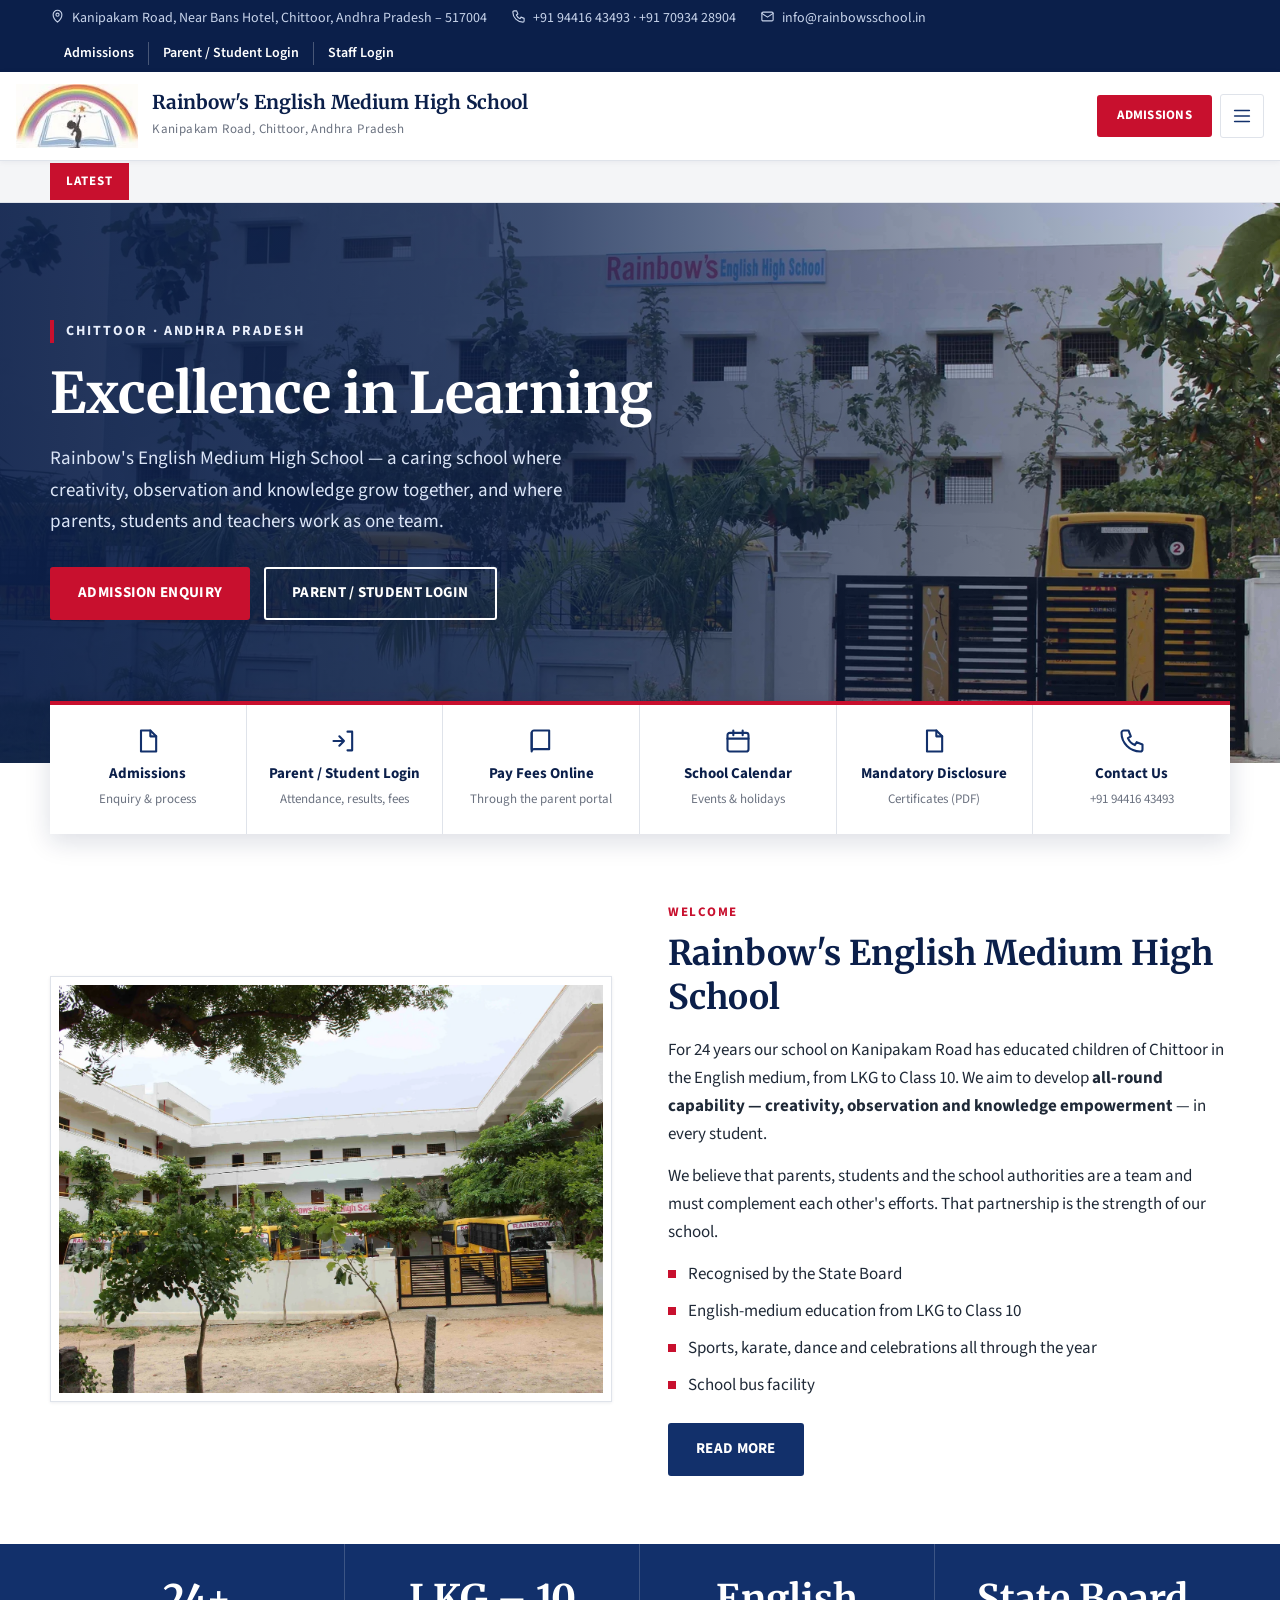
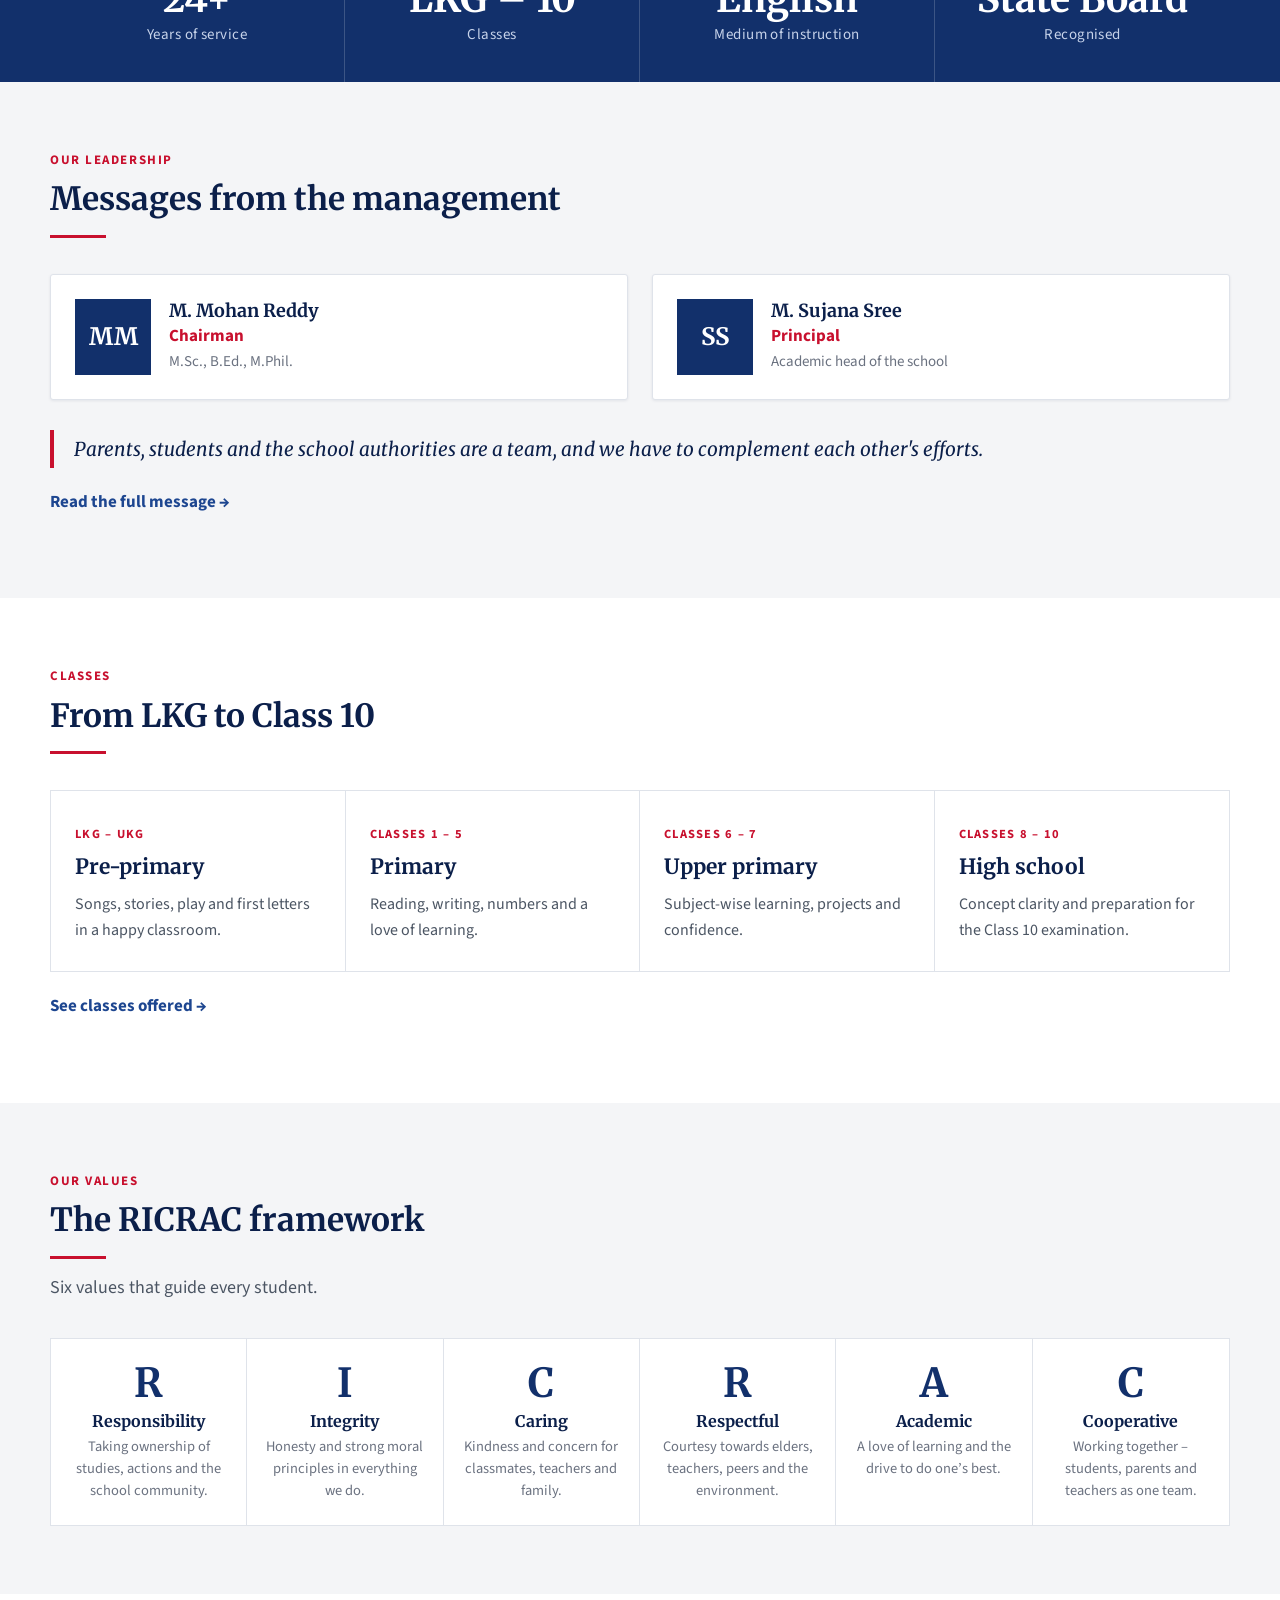
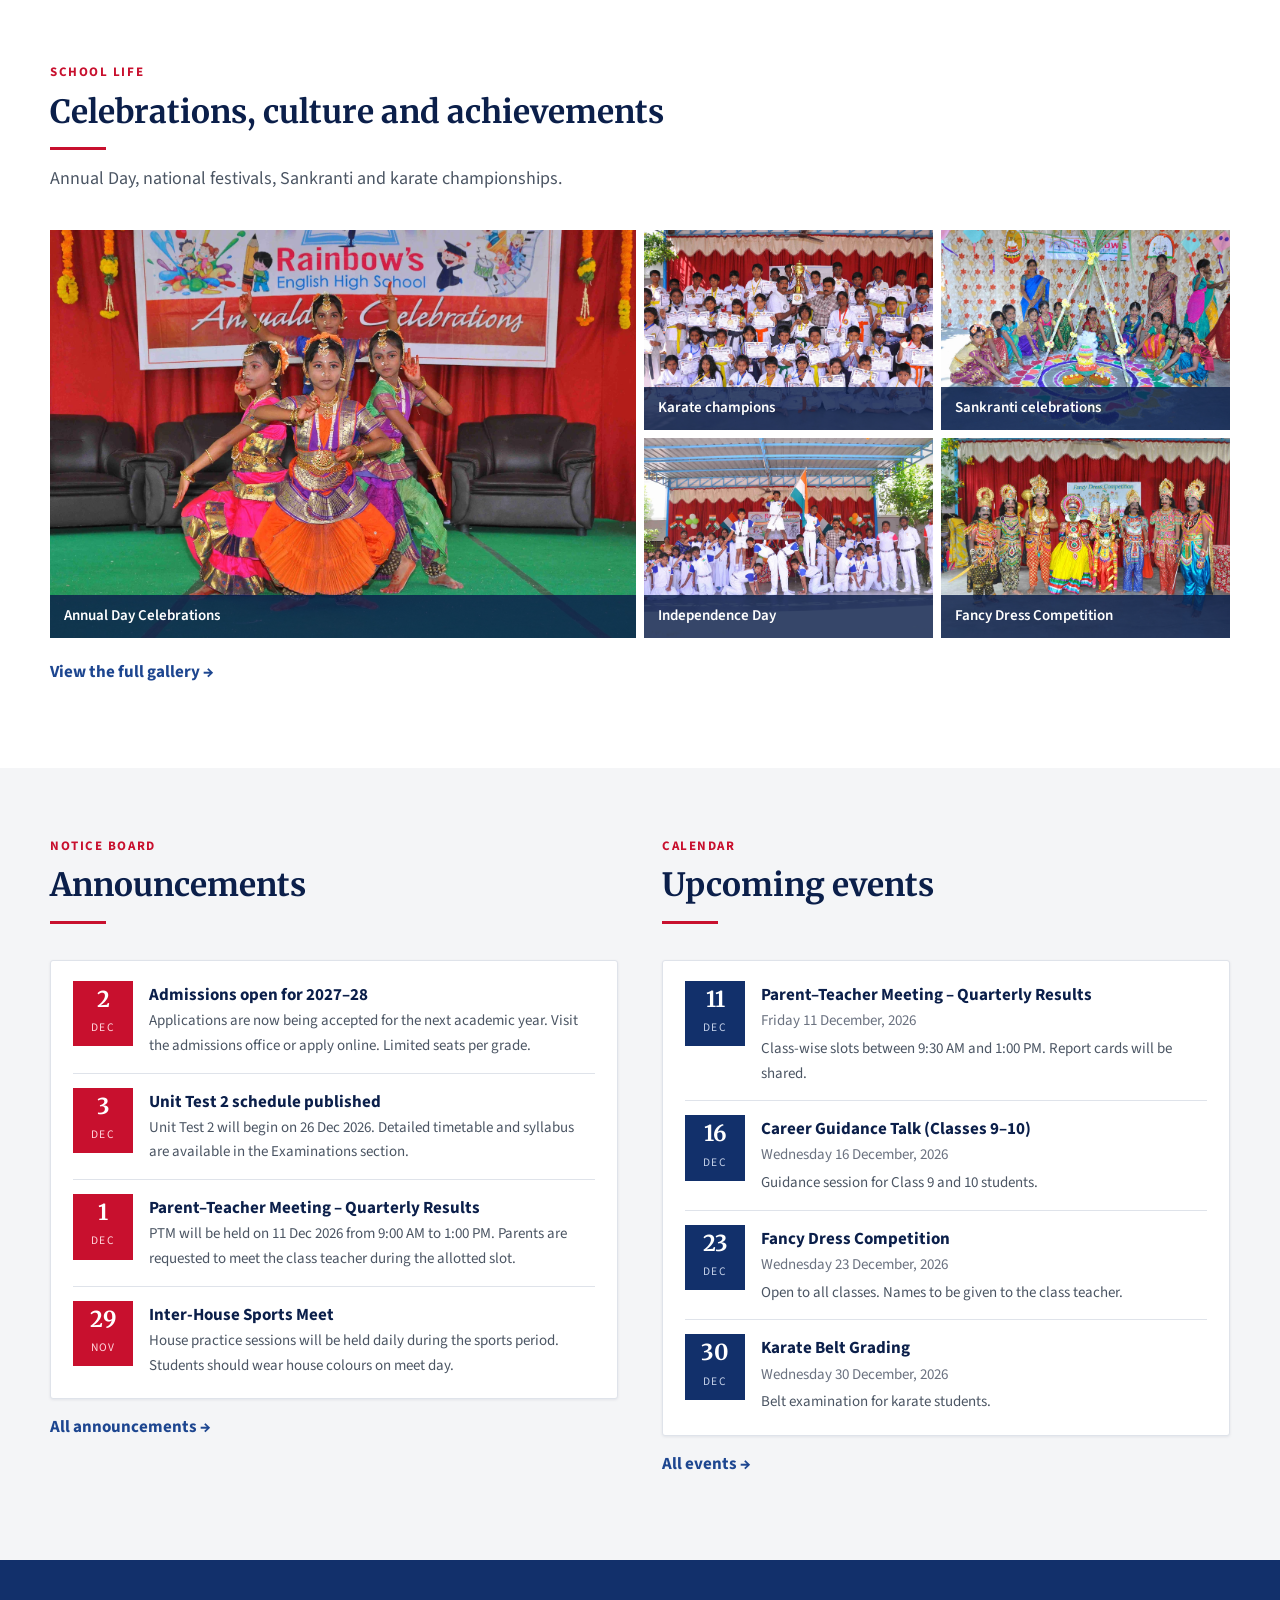
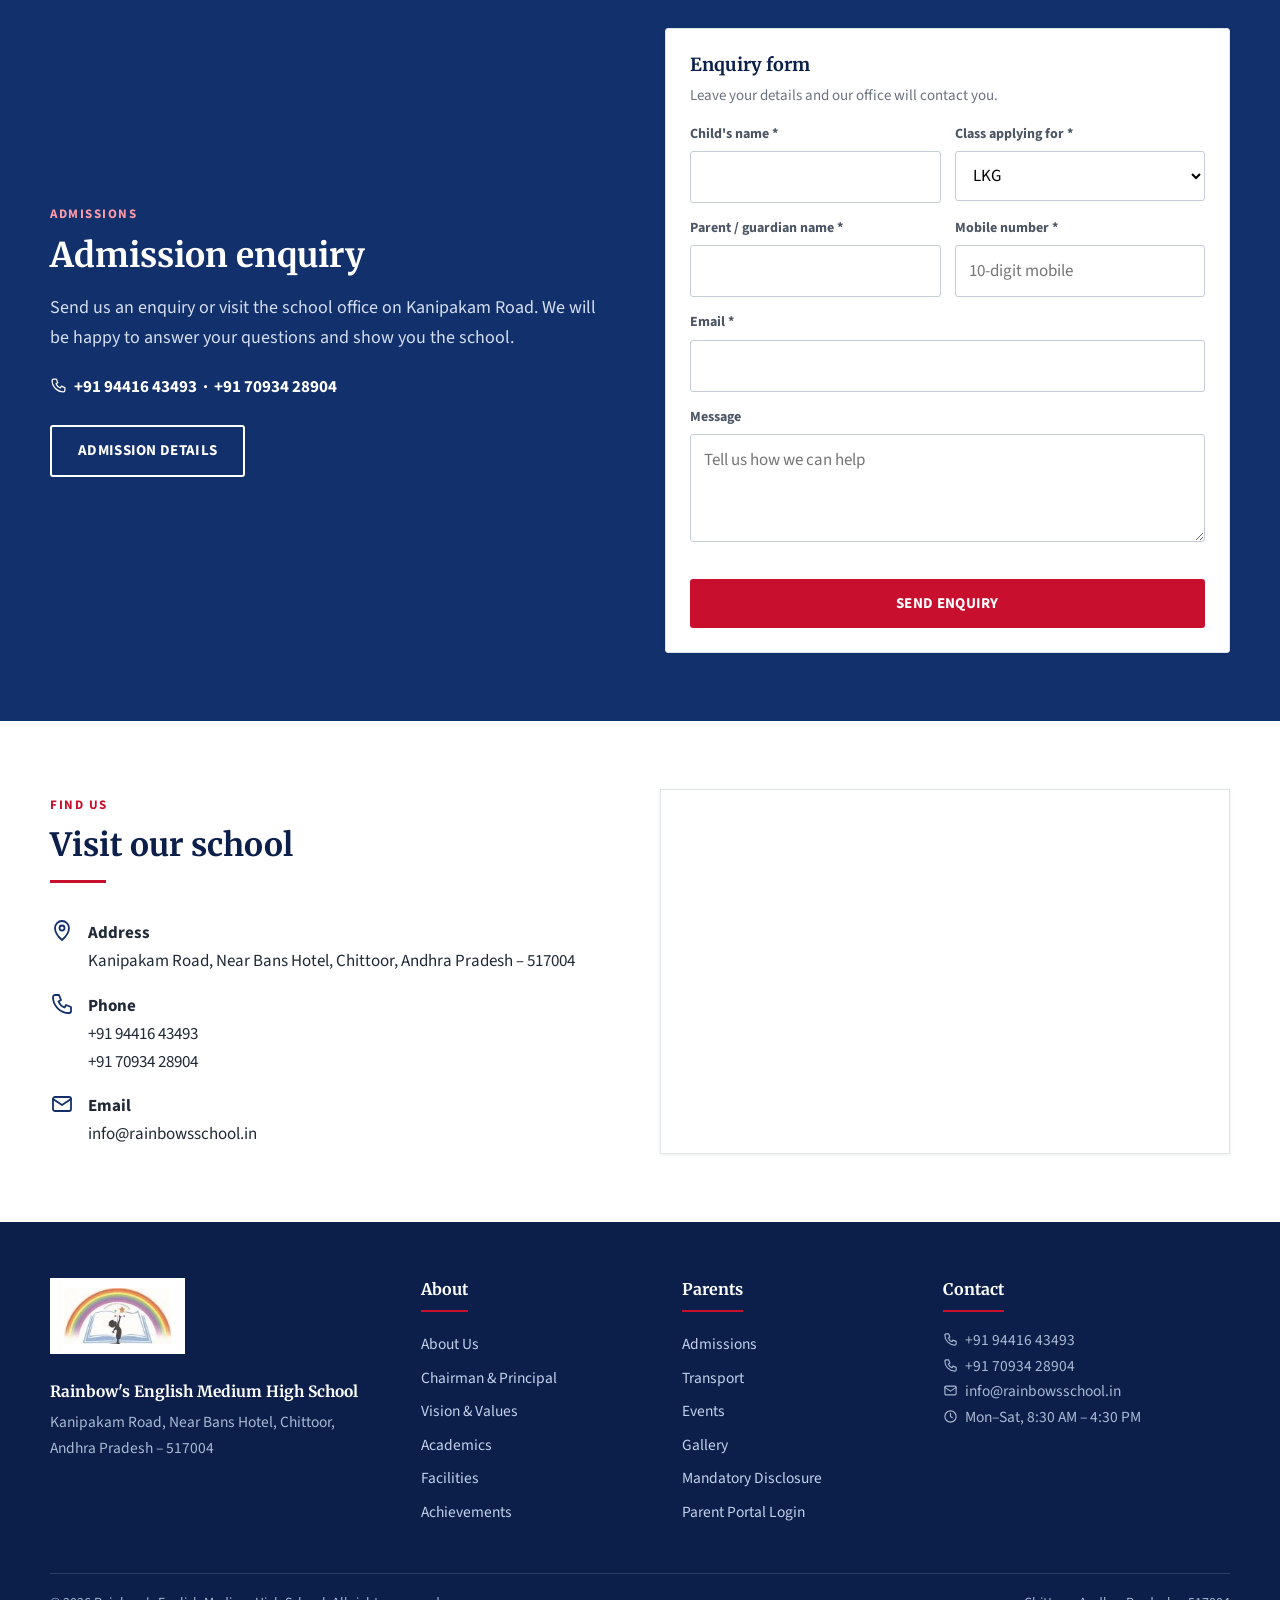
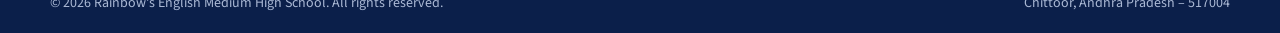
<file: index.html>
<!doctype html>
<html lang="en">
<head>
<meta charset="utf-8">
<meta name="viewport" content="width=device-width, initial-scale=1">
<title>Rainbow's English Medium High School · Chittoor</title>
<meta name="description" content="Rainbow's English Medium High School, Kanipakam Road, Chittoor – Excellence in Learning. Admissions, academics, events and parent portal.">
<link rel="preconnect" href="https://fonts.googleapis.com"><link rel="preconnect" href="https://fonts.gstatic.com" crossorigin>
<link href="https://fonts.googleapis.com/css2?family=Merriweather:wght@400;700&family=Source+Sans+3:wght@400;600;700&display=swap" rel="stylesheet">
<link rel="stylesheet" href="css/site.css">
<link rel="icon" href="images/logo.jpg">
</head>
<body>
<div id="app"></div>
<noscript>Please enable JavaScript to view this website.</noscript>
<script src="js/core.js"></script>
<script src="js/seed.js"></script>
<script src="js/store.js"></script>
<script src="js/site.js"></script>
</body>
</html>
</file>
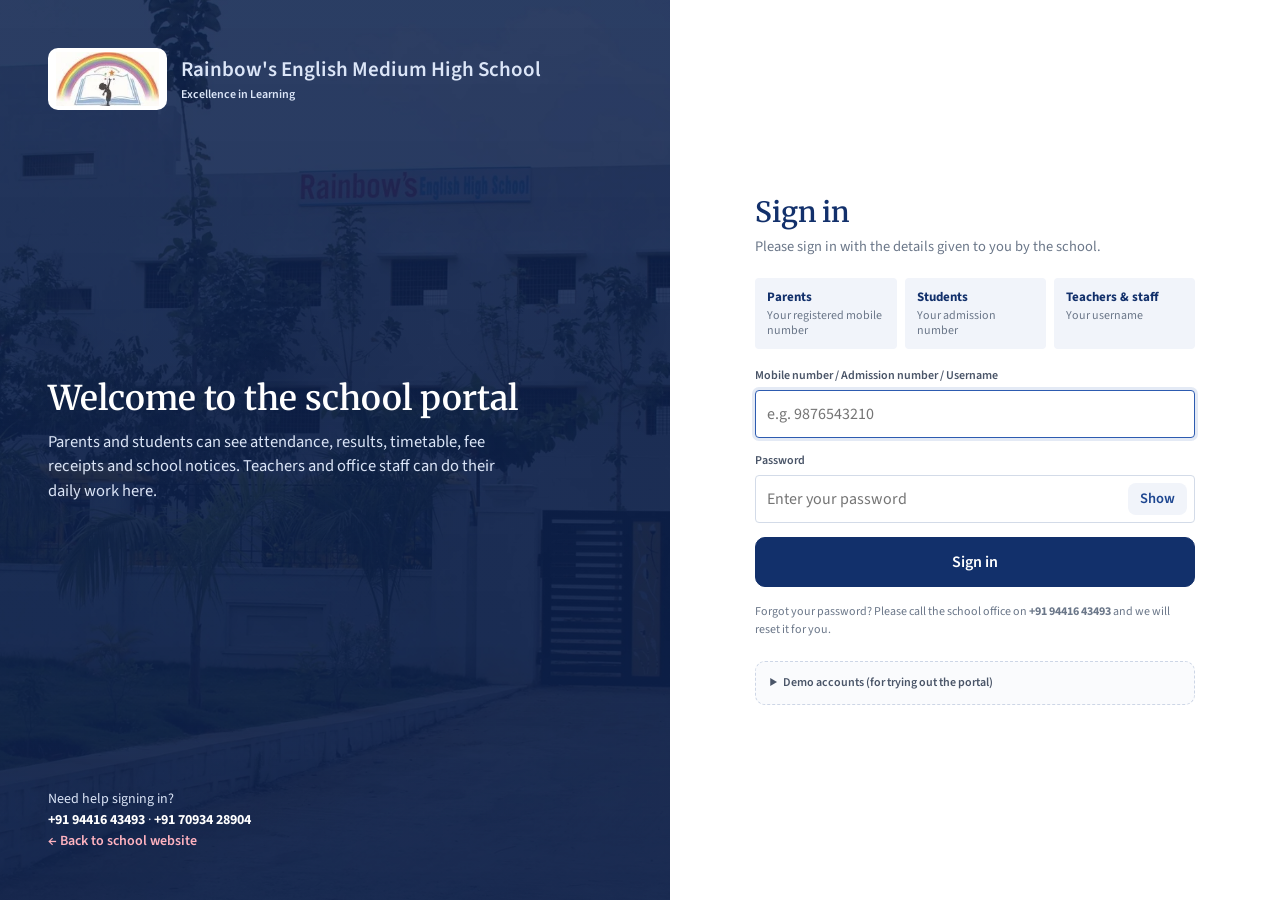
<file: portal.html>
<!doctype html>
<html lang="en">
<head>
<meta charset="utf-8">
<meta name="viewport" content="width=device-width, initial-scale=1">
<title>School Portal · Rainbow's English Medium High School</title>
<meta name="robots" content="noindex">
<link rel="preconnect" href="https://fonts.googleapis.com"><link rel="preconnect" href="https://fonts.gstatic.com" crossorigin>
<link href="https://fonts.googleapis.com/css2?family=Merriweather:wght@400;700&family=Source+Sans+3:wght@400;600;700&display=swap" rel="stylesheet">
<link rel="stylesheet" href="css/app.css">
<link rel="icon" href="images/logo.jpg">
</head>
<body>
<div id="root"></div>
<noscript>JavaScript is required to use the school portal.</noscript>
<script src="js/core.js"></script>
<script src="js/seed.js"></script>
<script src="js/store.js"></script>
<script src="js/ui.js"></script>
<script src="js/docs.js"></script>
<script src="js/pages-dash.js"></script>
<script src="js/pages-people.js"></script>
<script src="js/pages-academic.js"></script>
<script src="js/pages-finance.js"></script>
<script src="js/pages-ops.js"></script>
<script src="js/pages-comm.js"></script>
<script src="js/pages-admin.js"></script>
<script src="js/portal.js"></script>
</body>
</html>
</file>
<file: css/site.css>
/* site.css — Rainbow's English Medium High School · public website
   Formal school-website styling: navy + white, one crimson accent, serif headings, real photographs. */
:root {
  --navy: #12306b; --navy-d: #0b1f4a; --navy-m: #1d4690; --navy-l: #eef2f9; --red: #c8102e; --red-d: #a50d26;
  --text: #1f2937; --text-2: #4b5563; --muted: #6b7280; --line: #dfe3ea; --grey: #f4f5f7; --bg: #fff;
  --font: 'Source Sans 3', 'Segoe UI', system-ui, -apple-system, sans-serif; --head: 'Merriweather', Georgia, 'Times New Roman', serif;
  --shadow: 0 1px 3px rgba(15, 30, 70, .08); --shadow-lg: 0 8px 24px rgba(15, 30, 70, .14);
}
* { box-sizing: border-box; } html { scroll-behavior: smooth; }
body { margin: 0; font-family: var(--font); color: var(--text); background: var(--bg); line-height: 1.65; font-size: 17px; -webkit-font-smoothing: antialiased; overflow-x: clip; }
a { color: var(--navy-m); text-decoration: none; } a:hover { color: var(--red); }
h1, h2, h3, h4 { font-family: var(--head); color: var(--navy-d); line-height: 1.3; margin: 0; font-weight: 700; }
p { margin: 0 0 14px; } svg { display: block; } img { max-width: 100%; display: block; }
.wrap { width: min(1180px, 100% - 40px); margin: 0 auto; }
.sec { padding: 68px 0; } .sec.grey { background: var(--grey); } .sec.tint { background: var(--navy-l); } .sec.warm { background: var(--grey); } .sec.pinkish { background: var(--grey); } .sec.navy { background: var(--navy); color: #d5dff2; } .sec.navy h2, .sec.navy h3 { color: #fff; }
.eyebrow { display: block; font-family: var(--font); font-size: 13px; letter-spacing: .12em; text-transform: uppercase; color: var(--red); font-weight: 700; margin-bottom: 8px; }
.sec-head { max-width: 760px; margin-bottom: 36px; } .sec-head h2 { font-size: clamp(25px, 3vw, 32px); } .sec-head h2::after { content: ''; display: block; width: 56px; height: 3px; background: var(--red); margin-top: 14px; } .sec-head p { color: var(--text-2); margin-top: 14px; font-size: 18px; } .sec-head.center { margin-inline: auto; text-align: center; } .sec-head.center h2::after { margin-inline: auto; }
.btn { white-space: nowrap; display: inline-flex; align-items: center; justify-content: center; gap: 8px; padding: 12px 26px; border-radius: 3px; font-weight: 700; font-size: 15px; letter-spacing: .02em; border: 2px solid var(--navy); background: transparent; color: var(--navy); cursor: pointer; transition: .15s; font-family: var(--font); text-transform: uppercase; }
.btn:hover { background: var(--navy); color: #fff; } .btn.primary { background: var(--red); border-color: var(--red); color: #fff; } .btn.primary:hover { background: var(--red-d); border-color: var(--red-d); } .btn.blue, .btn.navy { background: var(--navy); border-color: var(--navy); color: #fff; } .btn.blue:hover, .btn.navy:hover { background: var(--navy-d); border-color: var(--navy-d); }
.btn.light { border-color: #fff; color: #fff; } .btn.light:hover { background: #fff; color: var(--navy); } .btn.sm { padding: 8px 18px; font-size: 13px; }
.grid { display: grid; gap: 24px; } .g2 { grid-template-columns: repeat(2, 1fr); } .g3 { grid-template-columns: repeat(3, 1fr); } .g4 { grid-template-columns: repeat(4, 1fr); }
.card { background: #fff; border: 1px solid var(--line); border-radius: 3px; box-shadow: var(--shadow); overflow: hidden; } .card .pad { padding: 24px; } .card h3 { font-size: 18px; margin-bottom: 8px; } .card.hover { transition: .2s; } .card.hover:hover { box-shadow: var(--shadow-lg); }
.muted { color: var(--muted); } .small { font-size: 15px; }
.ico { width: auto; height: auto; display: block; margin: 0 0 12px; color: var(--navy); background: none; }

/* top bar, header, ticker */
.util { background: var(--navy-d); color: #c7d3ea; font-size: 14px; } .util .wrap { display: flex; justify-content: space-between; align-items: center; gap: 12px; padding: 7px 0; flex-wrap: wrap; } .util .l { display: flex; gap: 24px; flex-wrap: wrap; } .util .r { display: flex; gap: 0; } .util .r a { color: #fff; padding: 0 14px; border-left: 1px solid rgba(255, 255, 255, .25); font-weight: 600; } .util .r a:first-child { border-left: 0; } .util a:hover { color: #ffb3c0; } .util span { white-space: nowrap; }
header.site { position: sticky; top: 0; z-index: 50; background: #fff; border-bottom: 1px solid var(--line); box-shadow: 0 1px 6px rgba(15, 30, 70, .06); }
header.site .wrap { width: min(1280px, 100% - 32px); display: flex; align-items: center; justify-content: space-between; height: 88px; gap: 16px; }
.brand { flex: none; display: flex; align-items: center; gap: 14px; color: inherit; } .brand:hover { color: inherit; } .brand img { height: 64px; width: auto; }
.brand .nm b { font-family: var(--head); color: var(--navy-d); font-size: 19px; display: block; line-height: 1.2; font-weight: 700; } .brand .nm span { font-size: 13px; color: var(--muted); letter-spacing: .03em; }
nav.main { display: flex; align-items: center; } nav.main > a, nav.main .dd > a { padding: 10px 13px; font-size: 15.5px; font-weight: 600; color: var(--text); display: block; white-space: nowrap; border-bottom: 3px solid transparent; } nav.main > a:hover, nav.main .dd:hover > a { color: var(--red); } nav.main a.on { color: var(--navy-d); border-bottom-color: var(--red); }
.dd { position: relative; } .dd .menu { position: absolute; top: 100%; left: 0; background: #fff; border: 1px solid var(--line); border-top: 3px solid var(--red); box-shadow: var(--shadow-lg); min-width: 230px; padding: 6px 0; opacity: 0; visibility: hidden; transition: .15s; z-index: 60; } .dd:hover .menu, .dd:focus-within .menu { opacity: 1; visibility: visible; } .dd .menu a { display: block; padding: 9px 20px; font-size: 15px; color: var(--text); font-weight: 600; } .dd .menu a:hover { background: var(--navy-l); color: var(--navy); }
.nav-cta { flex: none; display: flex; gap: 8px; align-items: center; } .burger { display: none; width: 44px; height: 44px; border: 1px solid var(--line); background: #fff; color: var(--navy); border-radius: 3px; cursor: pointer; place-items: center; }
.ticker { background: var(--grey); border-bottom: 1px solid var(--line); font-size: 15px; } .ticker .wrap { display: flex; align-items: center; gap: 0; } .ticker b { flex: none; background: var(--red); color: #fff; padding: 8px 16px; font-size: 13px; letter-spacing: .08em; text-transform: uppercase; } .ticker .tk { overflow: hidden; white-space: nowrap; flex: 1; padding: 8px 0; } .ticker .trk { display: inline-block; padding-left: 100%; animation: tick 60s linear infinite; } .ticker .tk:hover .trk { animation-play-state: paused; } .ticker .trk a { color: var(--text); margin-right: 56px; font-weight: 600; } .ticker .trk a::before { content: '■'; color: var(--red); font-size: 8px; margin-right: 10px; vertical-align: 2px; }
@keyframes tick { to { transform: translateX(-100%); } }

/* hero */
.hero { position: relative; color: #fff; background-size: cover; background-position: center 38%; min-height: 560px; display: flex; align-items: center; }
.hero::before { content: ''; position: absolute; inset: 0; background: linear-gradient(90deg, rgba(11, 31, 74, .92) 0%, rgba(11, 31, 74, .78) 42%, rgba(11, 31, 74, .15) 100%); }
.hero .wrap { position: relative; padding: 90px 0 120px; } .hero .in { max-width: 640px; }
.hero .tag { display: inline-block; border-left: 4px solid var(--red); padding-left: 12px; font-size: 14px; letter-spacing: .14em; text-transform: uppercase; font-weight: 700; margin-bottom: 18px; color: #e8eefb; }
.hero h1 { color: #fff; font-size: clamp(34px, 5vw, 56px); line-height: 1.15; } .hero p.lead { font-size: 19px; color: #dbe5f7; max-width: 560px; margin: 18px 0 30px; } .hero .cta { display: flex; gap: 14px; flex-wrap: wrap; }
.qlinks { margin-top: -62px; position: relative; z-index: 5; } .qlinks .box { background: #fff; display: grid; grid-template-columns: repeat(6, 1fr); box-shadow: var(--shadow-lg); border-top: 4px solid var(--red); } .ql { padding: 22px 16px; text-align: center; border-right: 1px solid var(--line); color: var(--text); transition: .15s; display: block; } .ql:last-child { border: 0; } .ql:hover { background: var(--navy-l); color: var(--navy); } .ql svg { margin: 0 auto 10px; color: var(--navy); } .ql b { display: block; font-size: 15px; font-family: var(--font); color: var(--navy-d); line-height: 1.25; } .ql span { font-size: 13px; color: var(--muted); }
.page-hero { position: relative; color: #fff; background: var(--navy-d) center/cover; padding: 54px 0 48px; } .page-hero::before { content: ''; position: absolute; inset: 0; background: linear-gradient(90deg, rgba(11, 31, 74, .95), rgba(11, 31, 74, .8)); } .page-hero .wrap { position: relative; } .page-hero h1 { color: #fff; font-size: clamp(28px, 3.6vw, 38px); } .page-hero .crumb { font-size: 14px; color: #b7c5e2; margin-bottom: 8px; } .page-hero .crumb a { color: #fff; } .page-hero p { max-width: 640px; color: #d5dff2; margin: 10px 0 0; font-size: 18px; } .page-hero .arcs, .page-hero .ph { display: none; }
.stats { background: var(--navy); color: #fff; } .stats .grid { gap: 0; } .stats .stat { padding: 34px 18px; text-align: center; border-right: 1px solid rgba(255, 255, 255, .18); } .stats .stat:last-child { border: 0; } .stats b { display: block; font-family: var(--head); font-size: 38px; line-height: 1.1; } .stats span { font-size: 15px; color: #c7d3ea; letter-spacing: .03em; }

/* content */
.split { display: grid; grid-template-columns: 1fr 1fr; gap: 56px; align-items: center; } .split.rev > :first-child { order: 2; }
.photo { border: 1px solid var(--line); padding: 8px; background: #fff; box-shadow: var(--shadow); } .photo img { width: 100%; height: 100%; object-fit: cover; aspect-ratio: 4/3; }
.check { list-style: none; margin: 0; padding: 0; display: grid; gap: 9px; } .check li { display: flex; gap: 12px; align-items: flex-start; } .check li::before { content: ''; flex: none; width: 8px; height: 8px; margin-top: 10px; background: var(--red); }
.quote { border-left: 4px solid var(--red); padding: 4px 0 4px 20px; font-family: var(--head); font-size: 19px; line-height: 1.6; color: var(--navy-d); font-style: italic; font-weight: 400; }
.feat { background: #fff; border: 1px solid var(--line); border-top: 3px solid var(--navy); padding: 24px 22px; transition: .2s; } .feat:hover { box-shadow: var(--shadow-lg); } .feat h3 { font-size: 17.5px; margin-bottom: 6px; } .feat .ico { color: var(--navy); }
.values { display: grid; grid-template-columns: repeat(6, 1fr); gap: 0; border: 1px solid var(--line); background: #fff; } .val { padding: 24px 16px; text-align: center; border-right: 1px solid var(--line); } .val:last-child { border: 0; } .val i { font-style: normal; display: block; font-family: var(--head); font-size: 40px; color: var(--navy); line-height: 1; margin-bottom: 8px; font-weight: 700; } .val h3 { font-size: 16px; margin-bottom: 4px; } .val p { font-size: 14.5px; line-height: 1.5; }
.stages { display: grid; grid-template-columns: repeat(4, 1fr); gap: 0; border: 1px solid var(--line); background: #fff; } .stage { padding: 28px 24px; border-right: 1px solid var(--line); } .stage:last-child { border: 0; } .stage small { color: var(--red); font-weight: 700; letter-spacing: .1em; text-transform: uppercase; font-size: 12.5px; } .stage h3 { font-size: 21px; margin: 6px 0 10px; } .stage p { color: var(--text-2); margin: 0; font-size: 16px; }
.lead-card { display: flex; gap: 18px; align-items: center; } .avatar { width: 76px; height: 76px; display: grid; place-items: center; font-family: var(--head); font-size: 24px; font-weight: 700; color: #fff; flex: none; background: var(--navy); }
.list-row { display: flex; gap: 16px; padding: 14px 0; border-bottom: 1px solid var(--line); align-items: flex-start; } .list-row:last-child { border: 0; }
.datebox { flex: none; width: 60px; text-align: center; background: var(--navy); color: #fff; padding: 6px 0; } .datebox b { display: block; font-family: var(--head); font-size: 22px; line-height: 1.15; } .datebox span { font-size: 11.5px; letter-spacing: .1em; text-transform: uppercase; color: #c7d3ea; } .datebox.pink { background: var(--red); } .datebox.pink span { color: #ffd6dd; }
.mosaic { display: grid; grid-template-columns: repeat(4, 1fr); grid-auto-rows: 200px; gap: 8px; } .mosaic a { position: relative; overflow: hidden; display: block; } .mosaic a:first-child { grid-column: span 2; grid-row: span 2; } .mosaic img { width: 100%; height: 100%; object-fit: cover; transition: .5s; } .mosaic a:hover img { transform: scale(1.05); }
.mosaic span { position: absolute; left: 0; right: 0; bottom: 0; background: rgba(11, 31, 74, .82); color: #fff; padding: 9px 14px; font-size: 15px; font-weight: 600; }
.gal { display: grid; grid-template-columns: repeat(3, 1fr); gap: 10px; } .gal button { border: 0; padding: 0; background: none; overflow: hidden; cursor: pointer; position: relative; aspect-ratio: 4/3; } .gal img { width: 100%; height: 100%; object-fit: cover; transition: .5s; } .gal button:hover img { transform: scale(1.05); } .gal span { position: absolute; left: 0; right: 0; bottom: 0; background: rgba(11, 31, 74, .82); color: #fff; padding: 8px 12px; font-size: 14.5px; text-align: left; font-family: var(--font); font-weight: 600; }
.cta-band { background: var(--navy); position: relative; color: #fff; } .cta-band h2 { color: #fff; } .cta-band .eyebrow { color: #ff9aa9; }
.steps { display: grid; grid-template-columns: repeat(4, 1fr); gap: 0; counter-reset: s; border: 1px solid var(--line); background: #fff; } .st { counter-increment: s; padding: 26px 22px; border-right: 1px solid var(--line); position: relative; } .st:last-child { border: 0; } .st::before { content: counter(s); display: block; font-family: var(--head); font-size: 34px; color: var(--red); line-height: 1; margin-bottom: 10px; } .st h3 { font-size: 17px; margin-bottom: 6px; }
.tbl { width: 100%; border-collapse: collapse; background: #fff; border: 1px solid var(--line); } .tbl th { text-align: left; background: var(--navy); color: #fff; padding: 12px 16px; font-size: 14.5px; font-weight: 700; } .tbl td { padding: 12px 16px; border-bottom: 1px solid var(--line); font-size: 16px; } .tbl tr:last-child td { border-bottom: 0; } .tbl tr:nth-child(even) td { background: #f8f9fb; }
.faq details { background: #fff; border: 1px solid var(--line); padding: 2px 20px; margin-bottom: 10px; } .faq summary { cursor: pointer; padding: 14px 0; font-weight: 700; color: var(--navy-d); list-style: none; display: flex; justify-content: space-between; font-size: 16.5px; } .faq summary::after { content: '+'; font-size: 22px; color: var(--red); } .faq details[open] summary::after { content: '–'; } .faq details p { color: var(--text-2); }
.form { display: grid; gap: 14px; } .form .row2 { display: grid; grid-template-columns: 1fr 1fr; gap: 14px; } .form label { font-size: 14px; font-weight: 700; color: var(--text-2); display: block; margin-bottom: 5px; } .form input, .form select, .form textarea { width: 100%; padding: 11px 13px; border: 1px solid #c5ccd8; border-radius: 3px; font: inherit; background: #fff; outline: none; } .form input:focus, .form select:focus, .form textarea:focus { border-color: var(--navy-m); box-shadow: 0 0 0 3px var(--navy-l); }
.notice-ok { background: #e8f5ea; color: #1b5e20; padding: 16px 18px; border-left: 4px solid #2e7d32; font-weight: 600; }
.role-cards { display: grid; grid-template-columns: repeat(4, 1fr); gap: 16px; } .role-cards a { background: #fff; border: 1px solid var(--line); border-top: 3px solid var(--navy); padding: 22px; display: block; color: var(--text); transition: .2s; } .role-cards a:hover { box-shadow: var(--shadow-lg); } .role-cards b { font-family: var(--head); font-size: 16px; color: var(--navy-d); display: block; margin: 4px 0; }
.map { border: 1px solid var(--line); padding: 8px; background: #fff; box-shadow: var(--shadow); aspect-ratio: 16/10; } .map iframe { width: 100%; height: 100%; border: 0; }
.doc { display: flex; align-items: center; gap: 14px; padding: 16px 20px; background: #fff; border: 1px solid var(--line); border-left: 4px solid var(--red); color: var(--navy-d); transition: .2s; } .doc:hover { box-shadow: var(--shadow-lg); } .doc .ico { margin: 0; color: var(--red); flex: none; }
.cinfo { display: flex; gap: 14px; align-items: flex-start; }
footer.site { background: var(--navy-d); color: #aab8d4; padding: 0; font-size: 15.5px; } footer.site h4 { color: #fff; font-size: 16px; margin-bottom: 16px; padding-bottom: 10px; border-bottom: 2px solid var(--red); display: inline-block; } footer.site a { color: #c4d1ec; display: block; padding: 4px 0; } footer.site a:hover { color: #fff; }
footer .cols { display: grid; grid-template-columns: 1.5fr 1fr 1fr 1.3fr; gap: 40px; } footer .logo-chip { background: #fff; padding: 10px 14px; display: inline-block; margin-bottom: 16px; } footer .logo-chip img { height: 56px; width: auto; } footer .bar { border-top: 1px solid rgba(255, 255, 255, .14); margin-top: 44px; padding: 18px 0; display: flex; justify-content: space-between; flex-wrap: wrap; gap: 10px; font-size: 14px; }
.lightbox { position: fixed; inset: 0; background: rgba(8, 16, 40, .94); z-index: 200; display: grid; place-items: center; padding: 24px; } .lightbox .inner { max-width: min(1000px, 100%); } .lightbox img { max-height: 78vh; width: auto; margin: 0 auto; } .lightbox p { color: #fff; text-align: center; margin: 14px 0 0; font-family: var(--head); } .lightbox .x { position: absolute; top: 16px; right: 22px; color: #fff; font-size: 36px; cursor: pointer; background: none; border: 0; }
.fade { animation: fadein .35s ease; } @keyframes fadein { from { opacity: 0; } to { opacity: 1; } }

@media (max-width: 1290px) { nav.main { display: none; } .burger { display: grid; } nav.main.open { display: flex; position: absolute; top: 88px; left: 0; right: 0; background: #fff; flex-direction: column; align-items: stretch; padding: 8px 20px 18px; border-bottom: 1px solid var(--line); box-shadow: var(--shadow-lg); max-height: calc(100vh - 88px); overflow: auto; } nav.main.open a.on { border-bottom-color: transparent; color: var(--red); } nav.main.open .dd .menu { position: static; opacity: 1; visibility: visible; box-shadow: none; border: 0; padding: 0 0 6px 14px; } .nav-cta .btn:not(.keep) { display: none; } }
@media (max-width: 1000px) { .split { grid-template-columns: 1fr; gap: 28px; } .split.rev > :first-child { order: 0; } .g4, .steps, .role-cards, .stages { grid-template-columns: repeat(2, 1fr); } .g3 { grid-template-columns: repeat(2, 1fr); } .values { grid-template-columns: repeat(3, 1fr); } .val:nth-child(3) { border-right: 0; } .val:nth-child(-n+3) { border-bottom: 1px solid var(--line); } .mosaic { grid-template-columns: repeat(2, 1fr); } footer .cols { grid-template-columns: 1fr 1fr; } .qlinks .box { grid-template-columns: repeat(3, 1fr); } .ql { border-bottom: 1px solid var(--line); } .stats .grid { grid-template-columns: repeat(2, 1fr); } .stats .stat { border-bottom: 1px solid rgba(255, 255, 255, .18); } .stages .stage:nth-child(2) { border-right: 0; } .stages .stage:nth-child(-n+2) { border-bottom: 1px solid var(--line); } .steps .st:nth-child(2) { border-right: 0; } .steps .st:nth-child(-n+2) { border-bottom: 1px solid var(--line); } }
@media (max-width: 640px) {
  body { font-size: 16.5px; } .sec { padding: 46px 0; } .sec-head { margin-bottom: 26px; } .g2, .g3, .g4, .steps, .role-cards, .stages { grid-template-columns: 1fr; } .values { grid-template-columns: repeat(2, 1fr); } .val { border-bottom: 1px solid var(--line); border-right: 1px solid var(--line) !important; } .val:nth-child(2n) { border-right: 0 !important; } .stage, .st { border-right: 0 !important; border-bottom: 1px solid var(--line) !important; } .stage:last-child, .st:last-child { border-bottom: 0 !important; }
  .gal { grid-template-columns: repeat(2, 1fr); gap: 6px; } .mosaic { grid-auto-rows: 140px; gap: 6px; } .form .row2 { grid-template-columns: 1fr; } footer .cols { grid-template-columns: 1fr; gap: 26px; }
  .brand img { height: 46px; } .brand .nm b { font-size: 15px; } .brand .nm span { display: none; } header.site .wrap { height: 70px; } nav.main.open { top: 70px; }
  .util .l span:nth-child(1), .util .l span:nth-child(3) { display: none; } .util .wrap { flex-wrap: nowrap; padding: 6px 0; justify-content: space-between; } .util { font-size: 13px; } .util .r a { padding: 0 8px; }
  .hero { min-height: 460px; } .hero .wrap { padding: 54px 0 90px; } .hero::before { background: linear-gradient(180deg, rgba(11, 31, 74, .85), rgba(11, 31, 74, .75)); } .hero p.lead { font-size: 17px; } .hero .cta .btn { padding: 11px 18px; font-size: 14px; }
  .qlinks { margin-top: -44px; } .qlinks .box { grid-template-columns: repeat(2, 1fr); } .ql { padding: 16px 10px; } .ql:nth-child(2n) { border-right: 0; }
  .ticker b { padding: 8px 10px; font-size: 12px; } .stats b { font-size: 30px; } .stats .stat { padding: 22px 10px; } .photo img { aspect-ratio: 16/10; } .map { aspect-ratio: 4/3; } .page-hero { padding: 36px 0 32px; } .lead-card { flex-direction: column; align-items: flex-start; } .card .pad { padding: 20px; }
}
@media (max-width: 480px) { .nav-cta .btn { display: none; } }
@media (max-width: 1290px) { .brand { flex: 0 1 auto; min-width: 0; } }
@media (max-width: 640px) {
  .brand { flex: 1; min-width: 0; gap: 10px; } .brand .nm b { font-size: 14px; white-space: normal; line-height: 1.25; } .brand img { height: 44px; flex: none; }
  .util .r a:nth-child(1), .util .r a:nth-child(3) { display: none; } .util .r a { border-left: 0; padding: 0; } .util .l span { font-size: 13px; }
  .ticker .wrap { width: 100%; } .hero .tag { font-size: 12.5px; }
}
</file>
<file: css/app.css>
/* app.css — Secure portal & shared design tokens */
:root {
  --navy-950: #0a1b3d; --navy-900: #0e2552; --navy-800: #143373; --navy-700: #1d4690; --navy-600: #2d5bb0; --navy-100: #e7edf7; --navy-50: #f1f5fb;
  --gold: #e0245e; --gold-600: #b81a4a; --gold-100: #fde8ef;
  --bg: #f3f5f9; --surface: #fff; --line: #e3e8f0; --line-2: #eef1f6; --text: #1a2333; --text-2: #4a5568; --muted: #6b7789;
  --ok: #1b7f57; --ok-bg: #e5f4ec; --warn: #a96a0a; --warn-bg: #fdf1dc; --bad: #b3261e; --bad-bg: #fbe7e5; --info: #25609f; --info-bg: #e5eefa; --neutral-bg: #eef1f6;
  --radius: 10px; --shadow: 0 1px 2px rgba(15, 35, 71, .05), 0 4px 14px rgba(15, 35, 71, .05); --shadow-lg: 0 10px 40px rgba(15, 35, 71, .18);
  --font: 'Nunito Sans', system-ui, -apple-system, 'Segoe UI', Roboto, sans-serif; --serif: 'Poppins', 'Nunito Sans', system-ui, sans-serif;
}
* { box-sizing: border-box; }
html { -webkit-text-size-adjust: 100%; }
body { margin: 0; font-family: var(--font); font-size: 14px; line-height: 1.5; color: var(--text); background: var(--bg); -webkit-font-smoothing: antialiased; }
a { color: var(--navy-700); text-decoration: none; } a:hover { text-decoration: underline; }
h1, h2, h3, h4 { margin: 0; line-height: 1.25; font-weight: 650; color: var(--navy-900); }
button, input, select, textarea { font: inherit; color: inherit; }
svg { display: block; flex-shrink: 0; }
.mono { font-variant-numeric: tabular-nums; }
.muted { color: var(--muted); } .small { font-size: 12px; } .tiny { font-size: 11px; } .strong { font-weight: 600; } .right { text-align: right; } .center { text-align: center; }
.row { display: flex; align-items: center; gap: 10px; } .row.wrap { flex-wrap: wrap; } .row.between { justify-content: space-between; } .row.top { align-items: flex-start; } .col { display: flex; flex-direction: column; gap: 8px; } .grow { flex: 1; min-width: 0; }
.mt { margin-top: 16px; } .mt-s { margin-top: 8px; } .mb { margin-bottom: 16px; } .hide { display: none !important; }
.nowrap { white-space: nowrap; }

/* ---------- Shell ---------- */
.app { display: grid; grid-template-columns: 252px 1fr; min-height: 100vh; }
.sidebar { background: linear-gradient(180deg, var(--navy-900), var(--navy-950)); color: #cdd8ec; display: flex; flex-direction: column; position: sticky; top: 0; height: 100vh; z-index: 40; }
.brand { display: flex; align-items: center; gap: 11px; padding: 18px 18px 16px; border-bottom: 1px solid rgba(255, 255, 255, .08); }
.brand .crest { width: 38px; height: 38px; flex: none; }
.brand b { display: block; color: #fff; font-family: var(--serif); font-size: 16px; line-height: 1.15; font-weight: 600; }
.brand span { font-size: 10.5px; letter-spacing: .12em; text-transform: uppercase; color: #a8b8d6; }
.nav { padding: 12px 10px; overflow-y: auto; flex: 1; }
.nav-label { font-size: 10.5px; letter-spacing: .12em; text-transform: uppercase; color: #7f93b8; padding: 10px 12px 6px; }
.nav a { display: flex; align-items: center; gap: 11px; padding: 8.5px 12px; border-radius: 8px; color: #cdd8ec; font-weight: 500; font-size: 13.5px; margin-bottom: 2px; text-decoration: none; position: relative; }
.nav a:hover { background: rgba(255, 255, 255, .06); color: #fff; }
.nav a.active { background: rgba(255, 255, 255, .11); color: #fff; }
.nav a.active::before { content: ''; position: absolute; left: -10px; top: 8px; bottom: 8px; width: 3px; border-radius: 0 3px 3px 0; background: var(--gold); }
.nav a svg { opacity: .85; } .nav a .cnt { margin-left: auto; background: var(--gold); color: #fff; border-radius: 10px; font-size: 10.5px; padding: 1px 7px; font-weight: 600; }
.side-foot { padding: 12px 14px; border-top: 1px solid rgba(255, 255, 255, .08); font-size: 11.5px; color: #8da0c4; }
.main-wrap { min-width: 0; display: flex; flex-direction: column; }
.topbar { height: 62px; background: var(--surface); border-bottom: 1px solid var(--line); display: flex; align-items: center; gap: 14px; padding: 0 24px; position: sticky; top: 0; z-index: 30; }
.topbar .menu-btn { display: none; }
.gsearch { position: relative; flex: 1; max-width: 460px; }
.gsearch input { width: 100%; height: 38px; border: 1px solid var(--line); background: var(--bg); border-radius: 9px; padding: 0 12px 0 38px; outline: none; }
.gsearch input:focus { border-color: var(--navy-600); background: #fff; box-shadow: 0 0 0 3px var(--navy-100); }
.gsearch > svg { position: absolute; left: 12px; top: 10px; color: var(--muted); }
.sresults { position: absolute; top: 44px; left: 0; right: 0; background: #fff; border: 1px solid var(--line); border-radius: 10px; box-shadow: var(--shadow-lg); max-height: 70vh; overflow: auto; z-index: 60; }
.sresults a { display: flex; gap: 10px; padding: 9px 12px; color: var(--text); text-decoration: none; align-items: center; border-bottom: 1px solid var(--line-2); }
.sresults a:hover { background: var(--navy-50); }
.sresults .t { font-size: 10px; text-transform: uppercase; letter-spacing: .06em; background: var(--navy-100); color: var(--navy-700); padding: 2px 7px; border-radius: 4px; font-weight: 600; min-width: 74px; text-align: center; }
.topbar .spacer { flex: 1; }
.iconbtn { width: 38px; height: 38px; border-radius: 9px; border: 1px solid var(--line); background: #fff; display: grid; place-items: center; cursor: pointer; position: relative; color: var(--text-2); }
.iconbtn:hover { background: var(--navy-50); }
.iconbtn .dot { position: absolute; top: 7px; right: 8px; width: 8px; height: 8px; background: var(--bad); border-radius: 50%; border: 2px solid #fff; }
.user-chip { display: flex; align-items: center; gap: 10px; cursor: pointer; padding: 4px 6px 4px 4px; border-radius: 10px; border: 1px solid transparent; }
.user-chip:hover { background: var(--bg); }
.user-chip .who { line-height: 1.2; } .user-chip .who b { font-size: 13px; display: block; } .user-chip .who span { font-size: 11.5px; color: var(--muted); }
.menu-pop { position: absolute; right: 0; top: 46px; width: 300px; background: #fff; border: 1px solid var(--line); border-radius: 12px; box-shadow: var(--shadow-lg); z-index: 70; overflow: hidden; }
.menu-pop .hd { padding: 12px 14px; border-bottom: 1px solid var(--line); font-weight: 600; font-size: 13px; }
.menu-pop .it { padding: 10px 14px; border-bottom: 1px solid var(--line-2); font-size: 12.5px; } .menu-pop .it:last-child { border: 0; }
.menu-pop a.mi, .menu-pop button.mi { display: flex; gap: 10px; align-items: center; padding: 10px 14px; width: 100%; background: none; border: 0; text-align: left; cursor: pointer; color: var(--text); text-decoration: none; }
.menu-pop .mi:hover { background: var(--navy-50); }
.main { padding: 24px; max-width: 1480px; width: 100%; margin: 0 auto; }
.page-head { display: flex; align-items: flex-end; justify-content: space-between; gap: 16px; margin-bottom: 20px; flex-wrap: wrap; }
.page-head h1 { font-family: var(--serif); font-size: 26px; font-weight: 600; letter-spacing: -.01em; }
.page-head p { margin: 4px 0 0; color: var(--muted); }
.crumbs { font-size: 12px; color: var(--muted); margin-bottom: 4px; } .crumbs a { color: var(--muted); }
.page-actions { display: flex; gap: 8px; flex-wrap: wrap; }

/* ---------- Cards, grids ---------- */
.grid { display: grid; gap: 16px; } .g2 { grid-template-columns: repeat(2, minmax(0, 1fr)); } .g3 { grid-template-columns: repeat(3, minmax(0, 1fr)); } .g4 { grid-template-columns: repeat(4, minmax(0, 1fr)); } .g5 { grid-template-columns: repeat(5, minmax(0, 1fr)); } .g6 { grid-template-columns: repeat(6, minmax(0, 1fr)); }
.g-21 { grid-template-columns: 2fr 1fr; } .g-12 { grid-template-columns: 1fr 2fr; } .g-32 { grid-template-columns: 3fr 2fr; }
.card { background: var(--surface); border: 1px solid var(--line); border-radius: var(--radius); box-shadow: var(--shadow); min-width: 0; }
.card-h { display: flex; align-items: center; justify-content: space-between; gap: 10px; padding: 14px 18px; border-bottom: 1px solid var(--line-2); }
.card-h h3 { font-size: 14.5px; } .card-h .sub { font-size: 12px; color: var(--muted); font-weight: 400; }
.card-b { padding: 18px; } .card-b.flush { padding: 0; } .card-f { padding: 12px 18px; border-top: 1px solid var(--line-2); background: #fafbfd; border-radius: 0 0 var(--radius) var(--radius); }
.kpi { padding: 16px 18px; display: flex; gap: 14px; align-items: flex-start; position: relative; }
.kpi .ico { width: 40px; height: 40px; border-radius: 10px; background: var(--navy-100); color: var(--navy-700); display: grid; place-items: center; flex: none; }
.kpi .ico.gold { background: var(--gold-100); color: var(--gold-600); } .kpi .ico.ok { background: var(--ok-bg); color: var(--ok); } .kpi .ico.bad { background: var(--bad-bg); color: var(--bad); } .kpi .ico.warn { background: var(--warn-bg); color: var(--warn); }
.kpi .lbl { font-size: 12px; color: var(--muted); font-weight: 500; } .kpi .val { font-size: 24px; font-weight: 650; color: var(--navy-900); line-height: 1.2; font-variant-numeric: tabular-nums; letter-spacing: -.01em; }
.kpi .sub { font-size: 11.5px; color: var(--muted); margin-top: 2px; } .kpi.link { cursor: pointer; } .kpi.link:hover { border-color: var(--navy-600); }
.up { color: var(--ok); } .down { color: var(--bad); }
.hero-card { background: linear-gradient(120deg, var(--navy-900), var(--navy-700)); color: #dbe5f6; border: 0; padding: 22px 24px; border-radius: 14px; position: relative; overflow: hidden; }
.hero-card h2 { color: #fff; font-family: var(--serif); font-size: 22px; font-weight: 600; } .hero-card p { margin: 6px 0 0; color: #b9c8e4; }
.hero-card::after { content: ''; position: absolute; right: -50px; top: -60px; width: 240px; height: 240px; border-radius: 50%; border: 36px solid rgba(30, 170, 241, .22); }
.hero-card .btn { position: relative; z-index: 1; }

/* ---------- Buttons & forms ---------- */
.btn { display: inline-flex; align-items: center; gap: 7px; height: 36px; padding: 0 14px; border-radius: 8px; border: 1px solid var(--line); background: #fff; color: var(--text); font-weight: 550; font-size: 13px; cursor: pointer; white-space: nowrap; text-decoration: none; }
.btn:hover { background: var(--navy-50); text-decoration: none; } .btn:disabled { opacity: .5; cursor: not-allowed; }
.btn.primary { background: var(--navy-800); border-color: var(--navy-800); color: #fff; } .btn.primary:hover { background: var(--navy-700); }
.btn.gold { background: var(--gold); border-color: var(--gold); color: #fff; } .btn.gold:hover { background: var(--gold-600); }
.btn.danger { color: var(--bad); border-color: #f0c5c1; } .btn.danger:hover { background: var(--bad-bg); }
.btn.ok { background: var(--ok); border-color: var(--ok); color: #fff; } .btn.sm { height: 30px; padding: 0 10px; font-size: 12.5px; } .btn.xs { height: 26px; padding: 0 8px; font-size: 12px; border-radius: 6px; } .btn.ghost { border-color: transparent; background: transparent; } .btn.block { width: 100%; justify-content: center; }
.field { display: flex; flex-direction: column; gap: 5px; min-width: 0; } .field > label, .lbl-s { font-size: 12px; font-weight: 600; color: var(--text-2); }
.input, select.input, textarea.input { height: 38px; border: 1px solid #d3dbe8; border-radius: 8px; padding: 0 11px; background: #fff; width: 100%; outline: none; min-width: 0; }
textarea.input { height: auto; padding: 9px 11px; resize: vertical; min-height: 76px; }
.input:focus { border-color: var(--navy-600); box-shadow: 0 0 0 3px var(--navy-100); } .input.sm { height: 32px; font-size: 13px; } .input.num { text-align: right; font-variant-numeric: tabular-nums; }
.input:disabled { background: var(--bg); color: var(--muted); }
.form-grid { display: grid; grid-template-columns: repeat(2, minmax(0, 1fr)); gap: 14px; } .form-grid .full { grid-column: 1/-1; }
.hint { font-size: 11.5px; color: var(--muted); }
.filters { display: flex; gap: 10px; flex-wrap: wrap; padding: 14px 18px; border-bottom: 1px solid var(--line-2); background: #fafbfd; border-radius: var(--radius) var(--radius) 0 0; align-items: flex-end; }
.filters .field { min-width: 140px; } .filters .field.search { min-width: 240px; flex: 1; }
.switch { position: relative; width: 38px; height: 22px; flex: none; } .switch input { opacity: 0; width: 0; height: 0; } .switch span { position: absolute; inset: 0; background: #cbd3e1; border-radius: 22px; cursor: pointer; transition: .15s; } .switch span::before { content: ''; position: absolute; width: 16px; height: 16px; left: 3px; top: 3px; background: #fff; border-radius: 50%; transition: .15s; } .switch input:checked + span { background: var(--ok); } .switch input:checked + span::before { transform: translateX(16px); }
.setting { display: flex; align-items: center; justify-content: space-between; gap: 16px; padding: 12px 0; border-bottom: 1px solid var(--line-2); } .setting:last-child { border: 0; } .setting b { display: block; font-size: 13.5px; } .setting small { color: var(--muted); font-size: 12px; }

/* ---------- Tables ---------- */
.tbl-wrap { overflow-x: auto; }
table.tbl { width: 100%; border-collapse: collapse; font-size: 13px; }
.tbl th { text-align: left; font-size: 11px; text-transform: uppercase; letter-spacing: .05em; color: var(--muted); font-weight: 650; padding: 10px 14px; background: #fafbfd; border-bottom: 1px solid var(--line); white-space: nowrap; }
.tbl td { padding: 11px 14px; border-bottom: 1px solid var(--line-2); vertical-align: middle; }
.tbl tbody tr:hover { background: #fafcff; } .tbl tr.click { cursor: pointer; } .tbl td.num, .tbl th.num { text-align: right; font-variant-numeric: tabular-nums; } .tbl tfoot td { font-weight: 650; background: #fafbfd; border-top: 1px solid var(--line); }
.tbl .person { display: flex; gap: 10px; align-items: center; } .tbl .person b { display: block; font-weight: 600; color: var(--text); line-height: 1.25; } .tbl .person span { font-size: 11.5px; color: var(--muted); }
.pager { display: flex; justify-content: space-between; align-items: center; padding: 10px 16px; border-top: 1px solid var(--line-2); font-size: 12.5px; color: var(--muted); gap: 10px; flex-wrap: wrap; }
.pager .pg { display: flex; gap: 4px; } .pager button { min-width: 30px; height: 30px; border: 1px solid var(--line); background: #fff; border-radius: 6px; cursor: pointer; } .pager button.on { background: var(--navy-800); color: #fff; border-color: var(--navy-800); } .pager button:disabled { opacity: .4; cursor: default; }
.empty { padding: 40px 20px; text-align: center; color: var(--muted); } .empty b { display: block; color: var(--text-2); margin-bottom: 4px; }

/* ---------- Badges / avatar / progress ---------- */
.badge { display: inline-flex; align-items: center; gap: 5px; padding: 2px 9px; border-radius: 20px; font-size: 11.5px; font-weight: 600; background: var(--neutral-bg); color: var(--text-2); white-space: nowrap; line-height: 1.6; }
.badge::before { content: ''; width: 6px; height: 6px; border-radius: 50%; background: currentColor; opacity: .75; }
.badge.nodot::before { display: none; }
.badge.ok { background: var(--ok-bg); color: var(--ok); } .badge.warn { background: var(--warn-bg); color: var(--warn); } .badge.bad { background: var(--bad-bg); color: var(--bad); } .badge.info { background: var(--info-bg); color: var(--info); } .badge.gold { background: var(--gold-100); color: var(--gold-600); } .badge.navy { background: var(--navy-100); color: var(--navy-700); }
.avatar { width: 34px; height: 34px; border-radius: 50%; display: grid; place-items: center; font-weight: 650; font-size: 12.5px; color: #fff; flex: none; letter-spacing: .02em; }
.avatar.lg { width: 64px; height: 64px; font-size: 22px; } .avatar.xl { width: 92px; height: 92px; font-size: 30px; border-radius: 16px; } .avatar.sm { width: 28px; height: 28px; font-size: 11px; }
.progress { height: 7px; background: var(--neutral-bg); border-radius: 7px; overflow: hidden; } .progress i { display: block; height: 100%; background: var(--navy-700); border-radius: 7px; } .progress.ok i { background: var(--ok); } .progress.warn i { background: #d99a2b; } .progress.bad i { background: var(--bad); }
.pill-tabs { display: inline-flex; background: var(--neutral-bg); padding: 3px; border-radius: 9px; gap: 2px; flex-wrap: wrap; }
.pill-tabs button { border: 0; background: transparent; padding: 6px 13px; border-radius: 7px; font-weight: 550; color: var(--text-2); cursor: pointer; font-size: 13px; } .pill-tabs button.on { background: #fff; color: var(--navy-800); box-shadow: 0 1px 3px rgba(0, 0, 0, .1); }
.tabs { display: flex; gap: 4px; border-bottom: 1px solid var(--line); margin-bottom: 18px; overflow-x: auto; }
.tabs button, .tabs a { padding: 10px 14px; border: 0; background: none; font-weight: 550; color: var(--muted); cursor: pointer; border-bottom: 2px solid transparent; margin-bottom: -1px; white-space: nowrap; font-size: 13.5px; text-decoration: none; } .tabs .on { color: var(--navy-800); border-color: var(--gold); }
.list-i { display: flex; gap: 12px; padding: 12px 18px; border-bottom: 1px solid var(--line-2); align-items: flex-start; } .list-i:last-child { border: 0; }
.list-i .dtbox { width: 46px; text-align: center; border-radius: 8px; background: var(--navy-50); padding: 5px 0; flex: none; } .list-i .dtbox b { display: block; font-size: 17px; color: var(--navy-800); line-height: 1.1; } .list-i .dtbox span { font-size: 10px; text-transform: uppercase; letter-spacing: .06em; color: var(--muted); }
.alert { display: flex; gap: 11px; padding: 11px 14px; border-radius: 9px; background: var(--warn-bg); color: #6b4506; font-size: 13px; align-items: flex-start; } .alert.bad { background: var(--bad-bg); color: #7a1d17; } .alert.ok { background: var(--ok-bg); color: #145a3e; } .alert.info { background: var(--info-bg); color: #1b4a7d; }
.dl { display: grid; grid-template-columns: 150px 1fr; gap: 9px 14px; font-size: 13px; } .dl dt { color: var(--muted); } .dl dd { margin: 0; font-weight: 500; word-break: break-word; }
.chip { display: inline-flex; align-items: center; gap: 6px; padding: 3px 10px; border-radius: 7px; background: var(--navy-50); border: 1px solid var(--navy-100); font-size: 12px; font-weight: 550; color: var(--navy-700); }
.note-row { padding: 10px 14px; background: #fafbfd; border: 1px dashed var(--line); border-radius: 8px; font-size: 12.5px; color: var(--text-2); }
.flow { display: flex; flex-wrap: wrap; gap: 6px; align-items: center; font-size: 12px; color: var(--muted); } .flow span.s { background: var(--navy-50); padding: 3px 9px; border-radius: 6px; color: var(--navy-700); font-weight: 550; }

/* ---------- Charts ---------- */
.chart { width: 100%; } .chart svg { width: 100%; height: auto; overflow: visible; } .chart text { font-family: var(--font); font-size: 11px; fill: #6b7789; }
.legend { display: flex; gap: 14px; flex-wrap: wrap; font-size: 12px; color: var(--text-2); margin-top: 8px; } .legend i { display: inline-block; width: 10px; height: 10px; border-radius: 3px; margin-right: 6px; vertical-align: -1px; }
.donut-wrap { display: flex; align-items: center; gap: 20px; flex-wrap: wrap; } .donut-wrap .legend { flex-direction: column; gap: 8px; margin: 0; flex: 1; min-width: 150px; } .donut-wrap .legend div { display: flex; justify-content: space-between; gap: 12px; }

/* ---------- Timetable grid ---------- */
.tt-wrap { overflow-x: auto; } table.tt { border-collapse: separate; border-spacing: 0; width: 100%; min-width: 760px; font-size: 12.5px; }
.tt th { background: var(--navy-800); color: #fff; padding: 9px 8px; font-weight: 600; text-align: center; font-size: 12px; } .tt th:first-child { border-radius: 8px 0 0 0; } .tt th:last-child { border-radius: 0 8px 0 0; } .tt th.today { background: var(--gold); }
.tt td { border-bottom: 1px solid var(--line-2); border-right: 1px solid var(--line-2); padding: 7px 8px; height: 62px; vertical-align: top; background: #fff; } .tt td:first-child { background: #fafbfd; width: 88px; font-weight: 600; color: var(--text-2); border-left: 1px solid var(--line-2); }
.tt td.brk { height: 28px; background: repeating-linear-gradient(135deg, #f7f8fb, #f7f8fb 8px, #f1f3f8 8px, #f1f3f8 16px); text-align: center; color: var(--muted); font-size: 11px; font-weight: 600; letter-spacing: .08em; text-transform: uppercase; vertical-align: middle; }
.tt .cell b { display: block; color: var(--navy-900); font-size: 12.5px; } .tt .cell span { color: var(--muted); font-size: 11.5px; display: block; } .tt .cell.free { color: #a0aab9; font-style: italic; }
.tt td.now { background: #fff8e7; box-shadow: inset 0 0 0 2px var(--gold); } .tt td.todaycol { background: #fffdf6; } .tt td.edit { cursor: pointer; } .tt td.edit:hover { background: var(--navy-50); } .tt td.warn { background: #fdecea; box-shadow: inset 0 0 0 2px var(--bad); }
.sched { display: flex; flex-direction: column; } .sched .it { display: grid; grid-template-columns: 96px 1fr auto; gap: 12px; padding: 11px 18px; border-bottom: 1px solid var(--line-2); align-items: center; } .sched .it:last-child { border: 0; } .sched .it.now { background: #fff8e7; box-shadow: inset 3px 0 var(--gold); } .sched .tm { font-size: 12px; color: var(--muted); font-variant-numeric: tabular-nums; } .sched .tm b { display: block; color: var(--text); font-size: 13px; } .sched .it.free { color: #9aa5b5; }

/* ---------- Calendar ---------- */
.cal { display: grid; grid-template-columns: repeat(7, 1fr); gap: 6px; } .cal .dh { text-align: center; font-size: 11px; font-weight: 650; text-transform: uppercase; letter-spacing: .05em; color: var(--muted); padding: 6px 0; }
.cal .d { min-height: 72px; border: 1px solid var(--line); border-radius: 8px; padding: 6px 8px; background: #fff; position: relative; cursor: default; } .cal .d.out { background: transparent; border-color: transparent; } .cal .d .n { font-size: 12px; font-weight: 600; color: var(--text-2); }
.cal .d.click { cursor: pointer; } .cal .d.click:hover { box-shadow: 0 0 0 2px var(--navy-100); border-color: var(--navy-600); } .cal .d.today { box-shadow: 0 0 0 2px var(--gold); }
.cal.compact .d { min-height: 62px; } .cal .tag { display: block; font-size: 10.5px; border-radius: 4px; padding: 1px 5px; margin-top: 3px; font-weight: 600; overflow: hidden; text-overflow: ellipsis; white-space: nowrap; }
.st-P { background: var(--ok-bg); border-color: #bfe2d0 !important; } .st-P .tag { background: var(--ok); color: #fff; } .st-A { background: var(--bad-bg); border-color: #f1c0bb !important; } .st-A .tag { background: var(--bad); color: #fff; } .st-L { background: var(--warn-bg); border-color: #efd3a1 !important; } .st-L .tag { background: #d99a2b; color: #fff; } .st-V { background: var(--info-bg); border-color: #bcd2ee !important; } .st-V .tag { background: var(--info); color: #fff; } .st-H { background: var(--gold-100); border-color: #f6c2d1 !important; } .st-H .tag { background: var(--gold); color: #fff; } .st-S { background: repeating-linear-gradient(135deg, #f7f8fb, #f7f8fb 6px, #eef1f6 6px, #eef1f6 12px); color: var(--muted); } .st-N { background: #fafbfd; }
.t-holiday { background: var(--bad-bg); color: var(--bad); } .t-public { background: var(--gold-100); color: var(--gold-600); } .t-exam { background: var(--navy-100); color: var(--navy-700); } .t-event { background: var(--ok-bg); color: var(--ok); } .t-ptm { background: var(--info-bg); color: var(--info); } .t-special { background: #efe8f9; color: #5b3d95; }
.legend-row { display: flex; flex-wrap: wrap; gap: 12px; font-size: 12px; color: var(--text-2); } .legend-row span { display: inline-flex; align-items: center; gap: 6px; } .legend-row i { width: 12px; height: 12px; border-radius: 3px; display: inline-block; }

/* ---------- Attendance / marks entry ---------- */
.seg { display: inline-flex; border: 1px solid var(--line); border-radius: 8px; overflow: hidden; background: #fff; } .seg label { cursor: pointer; } .seg input { display: none; } .seg span { display: block; padding: 5px 11px; font-size: 12px; font-weight: 600; color: var(--text-2); border-right: 1px solid var(--line); } .seg label:last-child span { border-right: 0; }
.seg input:checked + span.p { background: var(--ok); color: #fff; } .seg input:checked + span.a { background: var(--bad); color: #fff; } .seg input:checked + span.l { background: #d99a2b; color: #fff; } .seg input:checked + span.v { background: var(--info); color: #fff; }
.sticky-bar { position: sticky; bottom: 0; background: #fff; border-top: 1px solid var(--line); padding: 12px 18px; display: flex; gap: 10px; align-items: center; justify-content: space-between; border-radius: 0 0 var(--radius) var(--radius); z-index: 5; flex-wrap: wrap; }

/* ---------- Modal / toast ---------- */
.overlay { position: fixed; inset: 0; background: rgba(11, 26, 54, .5); backdrop-filter: blur(2px); z-index: 100; display: flex; align-items: flex-start; justify-content: center; padding: 5vh 16px; overflow-y: auto; }
.modal { background: #fff; border-radius: 14px; width: 100%; max-width: 560px; box-shadow: var(--shadow-lg); animation: pop .15s ease-out; } .modal.lg { max-width: 860px; } .modal.xl { max-width: 1040px; } .modal.sm { max-width: 420px; }
@keyframes pop { from { transform: translateY(8px) scale(.985); opacity: 0 } to { transform: none; opacity: 1 } }
.modal-h { display: flex; justify-content: space-between; align-items: center; padding: 16px 20px; border-bottom: 1px solid var(--line); } .modal-h h3 { font-size: 16px; font-family: var(--serif); } .modal-b { padding: 20px; } .modal-f { padding: 14px 20px; border-top: 1px solid var(--line); display: flex; justify-content: flex-end; gap: 8px; background: #fafbfd; border-radius: 0 0 14px 14px; }
.toasts { position: fixed; right: 18px; bottom: 18px; display: flex; flex-direction: column; gap: 10px; z-index: 200; max-width: 380px; }
.toast { background: var(--navy-900); color: #fff; padding: 12px 16px; border-radius: 10px; box-shadow: var(--shadow-lg); font-size: 13px; display: flex; gap: 10px; align-items: flex-start; animation: pop .2s; } .toast.ok { border-left: 4px solid #3ecf8e; } .toast.bad { border-left: 4px solid #ff6b60; } .toast.wa { border-left: 4px solid #25d366; } .toast small { display: block; color: #aebcd8; margin-top: 2px; }
.wa-bubble { background: #dcf8c6; border-radius: 10px 10px 10px 2px; padding: 9px 12px; font-size: 13px; color: #1b2a1b; max-width: 560px; box-shadow: 0 1px 1px rgba(0, 0, 0, .1); }

/* ---------- Login ---------- */
.login-page { min-height: 100vh; display: grid; grid-template-columns: 1.1fr 1fr; }
.login-art { background: linear-gradient(150deg, var(--navy-950), var(--navy-700)); color: #dbe5f6; padding: 48px; display: flex; flex-direction: column; justify-content: space-between; position: relative; overflow: hidden; }
.login-art::before { content: ''; position: absolute; width: 520px; height: 520px; border-radius: 50%; border: 70px solid rgba(30, 170, 241, .14); right: -190px; bottom: -190px; }
.login-art h1 { color: #fff; font-family: var(--serif); font-size: 38px; font-weight: 600; line-height: 1.15; max-width: 480px; } .login-art p { color: #aebfdd; max-width: 460px; }
.login-art .feat { display: grid; grid-template-columns: 1fr 1fr; gap: 12px 20px; max-width: 520px; margin-top: 26px; font-size: 13px; } .login-art .feat div { display: flex; gap: 9px; align-items: center; color: #c9d6ee; }
.login-form-wrap { display: grid; place-items: center; padding: 32px 20px; background: #fff; } .login-box { width: 100%; max-width: 420px; }
.login-box h2 { font-family: var(--serif); font-size: 28px; font-weight: 600; } .role-grid { display: grid; grid-template-columns: repeat(4, 1fr); gap: 8px; margin: 16px 0 18px; }
.role-grid button { border: 1px solid var(--line); background: #fff; border-radius: 10px; padding: 10px 4px; cursor: pointer; font-size: 11.5px; font-weight: 600; color: var(--text-2); display: flex; flex-direction: column; align-items: center; gap: 5px; } .role-grid button:hover { border-color: var(--navy-600); } .role-grid button.on { border-color: var(--navy-800); background: var(--navy-50); color: var(--navy-800); box-shadow: 0 0 0 2px var(--navy-100); }
.demo-box { margin-top: 20px; border: 1px dashed #cdd6e6; background: #fafbfd; border-radius: 10px; padding: 12px 14px; font-size: 12px; color: var(--text-2); }
.demo-box code { background: #eef1f6; padding: 1px 6px; border-radius: 4px; font-size: 12px; }

/* ---------- Report card / docs preview ---------- */
.rc { border: 2px solid var(--navy-800); border-radius: 6px; padding: 24px; background: #fff; position: relative; } .rc-head { text-align: center; border-bottom: 2px solid var(--gold); padding-bottom: 12px; margin-bottom: 14px; } .rc-head h2 { font-family: var(--serif); font-size: 22px; } .rc-title { background: var(--navy-800); color: #fff; text-align: center; padding: 5px; letter-spacing: .12em; text-transform: uppercase; font-size: 12px; margin: 10px 0 14px; }

/* ---------- Responsive ---------- */
.scrim { display: none; }
@media (max-width: 1180px) { .g4, .g5, .g6 { grid-template-columns: repeat(2, minmax(0, 1fr)); } .g-21, .g-12, .g-32, .g3 { grid-template-columns: 1fr; } }
@media (max-width: 960px) {
  .app { grid-template-columns: 1fr; } .sidebar { position: fixed; left: 0; top: 0; bottom: 0; width: 272px; transform: translateX(-100%); transition: transform .2s; box-shadow: var(--shadow-lg); } .sidebar.open { transform: none; }
  .scrim.on { display: block; position: fixed; inset: 0; background: rgba(11, 26, 54, .45); z-index: 35; } .topbar .menu-btn { display: grid; } .topbar { padding: 0 14px; } .main { padding: 16px 14px; }
  .login-page { grid-template-columns: 1fr; } .login-art { display: none; } .user-chip .who { display: none; }
}
@media (max-width: 640px) { .g2, .g3, .g4, .g5, .g6 { grid-template-columns: 1fr; } .form-grid { grid-template-columns: 1fr; } .kpi .val { font-size: 21px; } .page-head h1 { font-size: 22px; } .role-grid { grid-template-columns: repeat(2, 1fr); } .dl { grid-template-columns: 110px 1fr; } .filters .field { min-width: 100%; } .cal .d { min-height: 54px; padding: 4px; } .cal .tag { font-size: 9px; } .sched .it { grid-template-columns: 80px 1fr; } .sched .it > :last-child { grid-column: 2; } .gsearch { max-width: none; } }
@media print { .sidebar, .topbar, .page-actions, .no-print { display: none !important; } .app { display: block; } .main { padding: 0; } .card { box-shadow: none; } }

/* mobile refinements */
.row.wrap > .grow { flex: 1 1 220px; }
@media (max-width: 640px) {
  .hide-sm { display: none; } .topbar .spacer { display: none; } .gsearch { flex: 1; } .topbar { gap: 8px; }
  .avatar.xl { width: 64px; height: 64px; font-size: 22px; border-radius: 14px; } .card-b.row.wrap { gap: 14px !important; }
  .page-actions { width: 100%; } .page-actions .btn { flex: 1 1 auto; justify-content: center; }
  .modal { border-radius: 12px; } .overlay { padding: 2vh 10px; } .menu-pop { position: fixed; right: 10px; left: 10px; width: auto !important; top: 64px; }
  .hero-card { padding: 18px; } .hero-card h2 { font-size: 19px; }
}
.grid > * { min-width: 0; } .cal { grid-template-columns: repeat(7, minmax(0, 1fr)); } .cal .d { min-width: 0; overflow: hidden; }
@media (max-width: 640px) { .cal { gap: 3px; } .cal .d { padding: 3px; min-height: 48px; } .cal .tag { font-size: 8px; padding: 1px 2px; letter-spacing: -.02em; } .cal .d .n { font-size: 11px; } }
.logo-chip { background: #fff; border-radius: 10px; padding: 4px 8px; display: inline-grid; place-items: center; flex: none; box-shadow: 0 2px 8px rgba(0,0,0,.18); }
.brand b { font-size: 17px; } .brand span.sub, .brand div span { letter-spacing: .08em; font-size: 10px; }
.rainbow-bar { height: 4px; background: linear-gradient(90deg, #e0245e, #f2a516, #8bc34a, #1eaaf1, #7a5198); }
.topbar { border-top: 3px solid transparent; border-image: linear-gradient(90deg, #e0245e, #f2a516, #8bc34a, #1eaaf1, #7a5198) 1; }

/* ---------- friendlier welcome, quick actions, family portal ---------- */
.welcome { background: #fff; border: 1px solid var(--line); border-left: 5px solid var(--pink); border-radius: var(--radius); padding: 18px 22px; box-shadow: var(--shadow); }
.welcome .date { font-size: 13px; color: var(--muted); } .welcome h2 { font-size: 24px; margin: 2px 0 4px; } .welcome p { margin: 0; color: var(--text-2); font-size: 15px; }
.welcome .who-line { display: flex; gap: 16px; align-items: center; }
.quick-grid { display: grid; grid-template-columns: repeat(auto-fit, minmax(150px, 1fr)); gap: 12px; }
.qt { background: #fff; border: 1px solid var(--line); border-radius: 12px; padding: 16px 14px; display: flex; flex-direction: column; align-items: flex-start; gap: 8px; text-decoration: none !important; color: var(--text); box-shadow: var(--shadow); transition: .15s; }
.qt:hover { border-color: var(--pink); transform: translateY(-2px); } .qt b { font-size: 15px; font-weight: 600; line-height: 1.2; } .qt small { color: var(--muted); font-size: 12.5px; margin-top: -4px; }
.qi { width: 40px; height: 40px; border-radius: 11px; color: #fff; display: grid; place-items: center; }
.card.stat { padding: 16px 18px; } .stat .lbl { font-size: 13px; color: var(--muted); } .stat .big { font-size: 26px; font-weight: 650; color: var(--navy-900); margin: 4px 0 2px; font-family: var(--serif); } .stat .sub { font-size: 12.5px; color: var(--muted); }
.child-pick { display: inline-flex; align-items: center; gap: 8px; background: #fde8ef; color: var(--navy-900); border-radius: 999px; padding: 6px 14px; font-weight: 600; font-size: 13.5px; white-space: nowrap; }
.child-pick select { border: 0; background: transparent; font: inherit; font-weight: 600; color: inherit; cursor: pointer; outline: none; padding-right: 4px; }
.spacer-l { width: 4px; }
.help-box { margin: 10px; padding: 14px; background: rgba(255,255,255,.08); border-radius: 12px; color: #cdd8ec; font-size: 12.5px; display: flex; flex-direction: column; gap: 2px; } .help-box b { color: #fff; font-size: 14px; } .help-box a { color: #ffb3c8; font-weight: 600; font-size: 15px; text-decoration: none; }
.bottomnav { display: none; }
@media (max-width: 960px) {
  .app.fam .main { padding-bottom: 92px; }
  .bottomnav { display: grid; grid-template-columns: repeat(5, 1fr); position: fixed; left: 0; right: 0; bottom: 0; background: #fff; border-top: 1px solid var(--line); z-index: 45; padding: 6px 4px calc(6px + env(safe-area-inset-bottom)); box-shadow: 0 -4px 16px rgba(10,27,61,.08); }
  .bottomnav a { display: flex; flex-direction: column; align-items: center; gap: 2px; font-size: 11.5px; font-weight: 500; color: var(--muted); text-decoration: none; padding: 4px 0; } .bottomnav a.on { color: var(--pink); }
  .child-pick { padding: 5px 10px; font-size: 12.5px; }
}

/* ---------- sign in ---------- */
.login-art { background-size: cover; background-position: center; }
.login-art::before { display: none; } .login-art h1 { font-size: 36px; }
.login-box { max-width: 440px; } .how { display: grid; grid-template-columns: repeat(3, 1fr); gap: 8px; } .how div { background: var(--navy-50); border-radius: 10px; padding: 10px 12px; } .how b { display: block; font-size: 13px; color: var(--navy-900); } .how span { font-size: 12px; color: var(--muted); line-height: 1.3; display: block; }
.input.lg { height: 48px; font-size: 16px; } .btn.lg { height: 50px; font-size: 16px; border-radius: 10px; }
.pw { position: relative; } .pw .input { padding-right: 70px; } .pwbtn { position: absolute; right: 8px; top: 8px; height: 32px; border: 0; background: var(--navy-50); color: var(--navy-700); border-radius: 8px; padding: 0 12px; font-weight: 600; cursor: pointer; }
details.demo-box summary { cursor: pointer; font-weight: 600; color: var(--text-2); } details.demo-box { margin-top: 22px; }
@media (max-width: 640px) { .how { grid-template-columns: 1fr; } .welcome h2 { font-size: 21px; } .quick-grid { grid-template-columns: repeat(2, 1fr); } }
@media (max-width: 640px) { .how { gap: 6px; } .how div { padding: 7px 12px; display: flex; justify-content: space-between; align-items: center; gap: 10px; } .how span { text-align: right; } .login-form-wrap { padding: 22px 16px; align-items: start; } }
.card-h { flex-wrap: wrap; } .card-h > .row { flex-wrap: wrap; } .card-h > div:first-child { min-width: 0; }

/* =====================================================================
   FORMAL THEME — flat panels, restrained colour, compact data-first layout
   ===================================================================== */
:root { --radius: 4px; --shadow: none; --serif: 'Poppins', 'Nunito Sans', system-ui, sans-serif; --bg: #f4f6f9; --line: #dde3ec; --line-2: #e9edf3; }
body { font-size: 14px; background: var(--bg); }
h1, h2, h3, h4 { font-family: var(--serif); letter-spacing: 0; }
.topbar { border-image: none; border-top: 0; height: 56px; box-shadow: none; }
.rainbow-bar { display: none; }
/* sidebar: flat navy, grouped */
.sidebar { background: #0f2a5c; }
.brand { padding: 16px 16px 14px; border-bottom: 1px solid rgba(255,255,255,.1); } .brand b { font-family: var(--font); font-size: 16px; font-weight: 600; }
.nav { padding: 6px 8px 14px; } .nav-label { font-size: 10.5px; letter-spacing: .1em; color: #8fa6cf; padding: 16px 10px 6px; font-weight: 600; }
.nav a { padding: 7px 10px; border-radius: 3px; font-size: 13.5px; gap: 10px; margin-bottom: 1px; color: #d3def2; } .nav a svg { width: 16px; height: 16px; opacity: .7; }
.nav a:hover { background: rgba(255,255,255,.07); } .nav a.active { background: rgba(255,255,255,.14); color: #fff; font-weight: 600; } .nav a.active::before { left: -8px; top: 5px; bottom: 5px; background: #fff; width: 3px; }
.side-foot { font-size: 11.5px; }
/* panels */
.card { box-shadow: none; border-radius: 4px; border-color: var(--line); }
.card-h { padding: 12px 16px; background: #fafbfd; border-radius: 4px 4px 0 0; } .card-h h3 { font-size: 13.5px; font-weight: 600; color: var(--navy-900); } .card-h .sub { font-size: 12px; }
.card-b { padding: 16px; } .card-f { border-radius: 0 0 4px 4px; }
.page-head { margin-bottom: 16px; padding-bottom: 12px; border-bottom: 1px solid var(--line); } .page-head h1 { font-family: var(--serif); font-size: 21px; font-weight: 600; } .page-head p { font-size: 13px; margin-top: 2px; }
.main { padding: 20px 24px 40px; max-width: 1560px; }
/* KPI: flat figure boxes, no icons */
.kpi { padding: 12px 16px; display: block; border-radius: 4px; } .kpi .ico { display: none; } .kpi .lbl { font-size: 11.5px; text-transform: uppercase; letter-spacing: .05em; color: var(--muted); font-weight: 600; } .kpi .val { font-size: 22px; font-weight: 600; margin-top: 2px; letter-spacing: 0; } .kpi .sub { font-size: 12px; margin-top: 1px; }
.kpi.link:hover { border-color: var(--navy-600); background: #fbfcfe; }
.g6 { grid-template-columns: repeat(6, minmax(0, 1fr)); } .grid { gap: 12px; }
@media (max-width: 1280px) { .g6 { grid-template-columns: repeat(3, minmax(0, 1fr)); } }
@media (max-width: 640px) { .g6 { grid-template-columns: repeat(2, minmax(0, 1fr)); } .kpi .val { font-size: 19px; } }
/* buttons, badges, tables */
.btn { border-radius: 4px; font-weight: 500; height: 34px; } .btn.primary { background: var(--navy-800); border-color: var(--navy-800); } .btn.sm { height: 30px; } .btn.gold { background: var(--navy-800); border-color: var(--navy-800); }
.input, select.input, textarea.input { border-radius: 4px; } .filters { background: #fafbfd; border-radius: 4px 4px 0 0; }
.badge { border-radius: 3px; font-weight: 600; font-size: 11.5px; padding: 1px 8px; } .badge::before { display: none; }
.tbl th { background: #f3f5f9; font-size: 11px; color: #5a6679; padding: 9px 12px; } .tbl td { padding: 9px 12px; } .tbl tbody tr:hover { background: #f8fafd; }
.avatar { border-radius: 50%; } .progress, .progress i { border-radius: 2px; } .progress { height: 6px; }
.alert { background: #fff; border: 1px solid var(--line); border-left: 4px solid #d69e2e; border-radius: 4px; color: var(--text); } .alert.bad { border-left-color: var(--bad); } .alert.ok { border-left-color: var(--ok); } .alert.info { border-left-color: var(--info); }
.pill-tabs { border-radius: 4px; } .pill-tabs button { border-radius: 3px; } .tabs button.on, .tabs .on { border-color: var(--navy-800); color: var(--navy-800); }
.modal { border-radius: 6px; } .modal-h h3 { font-family: var(--font); font-size: 16px; } .toast { border-radius: 4px; }
.user-chip .who b { font-size: 13px; } .iconbtn { border-radius: 4px; }
/* page header line used on dashboards (replaces the big greeting) */
.welcome { box-shadow: none; border: 1px solid var(--line); border-left: 4px solid var(--navy-800); border-radius: 4px; padding: 14px 18px; }
.welcome h2 { font-family: var(--font); font-size: 20px; font-weight: 600; } .welcome p { font-size: 13.5px; }
.dash-head { display: flex; justify-content: space-between; align-items: flex-end; gap: 16px; flex-wrap: wrap; margin-bottom: 14px; } .dash-head h1 { font-size: 21px; font-weight: 600; } .dash-head p { margin: 2px 0 0; color: var(--muted); font-size: 13px; }
.tasks-line { display: flex; flex-wrap: wrap; align-items: center; gap: 4px 6px; font-size: 13px; background: #fff; border: 1px solid var(--line); border-radius: 4px; padding: 8px 14px; margin-bottom: 14px; } .tasks-line b { color: var(--muted); font-weight: 600; font-size: 11.5px; text-transform: uppercase; letter-spacing: .05em; margin-right: 6px; } .tasks-line a { padding: 3px 10px; border-radius: 3px; color: var(--navy-700); font-weight: 500; } .tasks-line a:hover { background: var(--navy-50); text-decoration: none; } .tasks-line a + a { border-left: 1px solid var(--line); border-radius: 0; }
/* family home: plain outlined shortcuts instead of coloured tiles */
.qt { box-shadow: none; border-radius: 4px; padding: 14px; flex-direction: row; align-items: center; gap: 12px; } .qt:hover { transform: none; border-color: var(--navy-600); background: #fbfcfe; }
.qi { background: none !important; color: var(--navy-700); width: auto; height: auto; border: 0; } .qt b { font-size: 14px; } .qt small { margin: 0; display: block; }
.qt > b, .qt > small { display: block; } .quick-grid { gap: 10px; }
.card.stat { padding: 14px 16px; } .stat .lbl { font-size: 11.5px; text-transform: uppercase; letter-spacing: .05em; font-weight: 600; } .stat .big { font-family: var(--font); font-size: 24px; font-weight: 600; }
.child-pick { background: #eef2f9; border-radius: 4px; } .help-box { border-radius: 4px; }
.cal .d { border-radius: 3px; } .tt th { border-radius: 0 !important; } .login-box h2 { font-family: var(--font); }
.logo-chip { border-radius: 4px; box-shadow: none; }
.note-line { background: #fff; border: 1px solid var(--line); border-left: 4px solid var(--navy-600); border-radius: 4px; padding: 9px 14px; font-size: 13px; color: var(--text-2); }
.alert.bad, .alert.ok, .alert.info, .alert { background: #fff !important; }
.sched .it { grid-template-columns: 128px 1fr auto; padding: 10px 16px; } .sched .tm { white-space: nowrap; }
@media (max-width: 640px) { .sched .it { grid-template-columns: 112px 1fr; } }
.tabs { overflow-x: auto; overflow-y: hidden; scrollbar-width: none; } .tabs::-webkit-scrollbar { display: none; }

/* =====================================================================
   MOBILE — tables become cards, touch-friendly attendance & marks, day-wise timetable
   ===================================================================== */
.tt-mobile { display: none; }
.day-pills { display: flex; gap: 6px; padding: 12px; overflow-x: auto; border-bottom: 1px solid var(--line-2); scrollbar-width: none; } .day-pills::-webkit-scrollbar { display: none; }
.day-pills button { flex: 1 0 auto; min-width: 50px; position: relative; border: 1px solid var(--line); background: #fff; border-radius: 4px; padding: 9px 4px; font-weight: 600; color: var(--text-2); font-size: 13px; } .day-pills button.on { background: var(--navy-800); border-color: var(--navy-800); color: #fff; } .day-pills button i { position: absolute; top: 4px; right: 5px; width: 6px; height: 6px; border-radius: 50%; background: var(--pink); }
.tt-row { display: grid; grid-template-columns: 62px 1fr; gap: 12px; padding: 11px 14px; border-bottom: 1px solid var(--line-2); align-items: start; } .tt-row .tm { font-size: 11.5px; color: var(--muted); line-height: 1.35; } .tt-row .tm b { display: block; color: var(--navy-900); font-size: 13px; }
.tt-row.now { background: #fff8e7; box-shadow: inset 3px 0 var(--amber, #f2a516); } .tt-row.warn { background: #fdecea; } .tt-row .cell b { font-size: 14px; } .tt-row .cell span { font-size: 12.5px; }
.tt-brk { text-align: center; font-size: 10.5px; letter-spacing: .1em; text-transform: uppercase; color: var(--muted); background: #f5f7fb; padding: 5px; }
@media (max-width: 760px) { .tt-wrap { display: none; } .tt-mobile { display: block; } }

@media (max-width: 640px) {
  .main { padding: 14px 12px 28px; } .page-head { margin-bottom: 12px; } .page-head h1 { font-size: 19px; } .dash-head h1 { font-size: 19px; }
  .card-h { padding: 11px 14px; } .card-b { padding: 14px; } .grid { gap: 10px; } .mt { margin-top: 12px; }
  .filters { padding: 12px 14px; gap: 8px; } .filters .field { min-width: 100%; flex: 1 1 100%; }
  .pager { padding: 10px 12px; justify-content: center; }
  .page-actions .btn { flex: 1 1 calc(50% - 8px); justify-content: center; }
  .input, select.input { font-size: 16px; } .input.sm { height: 40px; } .btn { height: 40px; } .btn.sm { height: 36px; } .btn.xs { height: 32px; padding: 0 12px; }
  .tabs button, .tabs a { padding: 11px 13px; }
  .kpi { padding: 10px 12px; } .kpi .lbl { font-size: 10.5px; } .kpi .val { font-size: 18px; }
  .modal-b { padding: 16px; } .modal-f { flex-wrap: wrap; } .modal-f .btn { flex: 1; justify-content: center; }
  .toasts { left: 10px; right: 10px; bottom: 74px; max-width: none; }
  .dl { grid-template-columns: 1fr; gap: 2px 0; } .dl dt { margin-top: 8px; font-size: 12px; }
  .sticky-bar { padding: 10px 12px; } .sticky-bar .btn { width: 100%; justify-content: center; }
  .app.fam .sticky-bar { bottom: 62px; }

  /* tables -> cards */
  .tbl.stack { display: block; } .tbl.stack thead { display: none; } .tbl.stack tbody, .tbl.stack tfoot { display: block; }
  .tbl.stack tr { display: block; margin: 10px 12px; padding: 4px 0; border: 1px solid var(--line); border-radius: 6px; background: #fff; }
  .tbl.stack tfoot tr { background: #f7f9fc; }
  .tbl.stack td { display: flex; justify-content: space-between; align-items: center; gap: 14px; padding: 6px 12px; border: 0; text-align: right; font-size: 13.5px; }
  .tbl.stack td::before { content: attr(data-label); flex: none; max-width: 42%; text-align: left; color: var(--muted); font-size: 11.5px; font-weight: 600; text-transform: uppercase; letter-spacing: .03em; }
  .tbl.stack td:first-child { display: block; text-align: left; padding: 8px 12px; border-bottom: 1px solid var(--line-2); margin-bottom: 2px; font-weight: 600; } .tbl.stack td:first-child::before { display: none; }
  .tbl.stack td[data-label=""]::before { display: none; } .tbl.stack td[data-label=""] { justify-content: flex-end; }
  .tbl.stack td > .person, .tbl.stack td .progress { text-align: left; } .tbl.stack td[colspan] { display: block; text-align: center; } .tbl.stack td[colspan]::before { display: none; }
  .tbl.stack tr.click:active { background: var(--navy-50); }
  .tbl-wrap { overflow-x: visible; }

  /* attendance register: one card per student with large P / A / L / Leave buttons */
  #attForm .tbl, #attForm tbody { display: block; } #attForm thead { display: none; }
  #attForm tr { display: block; margin: 0; padding: 12px 14px; border-bottom: 1px solid var(--line-2); }
  #attForm td { display: block; padding: 3px 0; border: 0; } #attForm td:first-child { display: none; }
  #attForm .seg { display: grid; grid-template-columns: repeat(4, 1fr); width: 100%; margin: 6px 0 2px; } #attForm .seg span { text-align: center; padding: 10px 0; font-size: 13px; }
  #attForm .input { height: 38px; }

  /* marks sheet */
  #markForm .tbl, #markForm tbody { display: block; } #markForm thead { display: none; }
  #markForm tr { display: grid; grid-template-columns: 1fr 1fr; gap: 4px 12px; margin: 0; padding: 12px 14px; border-bottom: 1px solid var(--line-2); }
  #markForm td { display: block; padding: 0; border: 0; text-align: left; } #markForm td:first-child { display: none; }
  #markForm td:nth-child(2) { grid-column: 1 / -1; } #markForm td:nth-child(3) { grid-column: 1 / -1; color: var(--muted); font-size: 12px; margin-top: -2px; }
  #markForm td:nth-child(4) { font-size: 12px; color: var(--muted); align-self: end; } #markForm td:nth-child(4)::before { content: 'Out of '; }
  #markForm td:nth-child(5) .input { width: 100% !important; height: 42px; font-size: 18px; text-align: left; } #markForm td:nth-child(6) { align-self: center; font-weight: 600; } #markForm td:nth-child(6)::before { content: 'Grade '; color: var(--muted); font-weight: 400; }
  #markForm td:nth-child(7) { grid-column: 1 / -1; }
}
@media (max-width: 640px) { .sched .it { grid-template-columns: 1fr auto; gap: 2px 10px; padding: 10px 14px; } .sched .tm { grid-column: 1 / -1; font-size: 12px; } .sched .tm b { display: inline; margin-right: 8px; } .sched .it > :nth-child(3) { grid-row: 2; grid-column: 2; } }
@media (max-width: 640px) { .filters .field { min-width: 0; flex: 1 1 calc(50% - 8px); } .filters .field.search { flex-basis: 100%; } .filters { align-items: flex-end; } .card-h .row .btn.sm { height: 34px; } }
@media (max-width: 640px) { .grid:has(> .kpi) { grid-template-columns: repeat(2, minmax(0, 1fr)); } .grid:has(> .kpi) .kpi .val { font-size: 17px; } .grid:has(> .stat) { grid-template-columns: 1fr; } }
@media (max-width: 640px) { .tbl-wrap { overflow-x: auto; } .tbl-wrap:has(.tbl.stack) { overflow-x: visible; } }
@media (max-width: 640px) {
  #markForm tr { grid-template-columns: 1fr auto; gap: 6px 12px; }
  #markForm td:nth-child(2) { grid-column: 1; grid-row: 1; } #markForm td:nth-child(6) { grid-column: 2; grid-row: 1; align-self: center; background: var(--navy-50); border-radius: 4px; padding: 3px 10px; }
  #markForm td:nth-child(3) { grid-column: 1 / -1; grid-row: 2; } #markForm td:nth-child(4) { display: none; }
  #markForm td:nth-child(5) { grid-column: 1 / -1; grid-row: 3; } #markForm td:nth-child(5) .input { text-align: left; }
  #markForm td:nth-child(7) { grid-column: 1 / -1; grid-row: 4; }
}

/* =====================================================================
   BRIGHT SCHOOL THEME (logo colours) — overrides the earlier flat theme
   ===================================================================== */
:root { --navy-950: #0d1d45; --navy-900: #14295e; --navy-800: #1769c4; --navy-700: #1e7fd8; --navy-600: #1e9be8; --navy-100: #e1f0fc; --navy-50: #f0f8fe; --gold: #f0245f; --gold-600: #c91a4b; --gold-100: #ffe8ef;
  --bg: #eff6fc; --line: #dde8f4; --line-2: #e8f0f8; --radius: 14px; --shadow: 0 1px 2px rgba(20, 41, 94, .04), 0 6px 20px rgba(20, 41, 94, .06); --ok: #2e9b45; --ok-bg: #e5f5e8; --warn: #c77700; --warn-bg: #fff2d9; --bad: #d62f4e; --bad-bg: #ffe6eb; --info: #1769c4; --info-bg: #e1f0fc; }
body { background-color: #eff6fc; background-image: radial-gradient(900px 420px at 100% -80px, #ffe6ee 0%, transparent 70%), radial-gradient(700px 400px at 0% 0%, #dff1fe 0%, transparent 70%); background-repeat: no-repeat; }
.sidebar { background: linear-gradient(180deg, #1769c4 0%, #14429a 58%, #14295e 100%); }
.brand { border-bottom-color: rgba(255,255,255,.18); } .nav a.active { background: rgba(255,255,255,.2); } .nav a.active::before { background: #ffc2d4; } .nav-label { color: #b8d9f6; }
.nav a .cnt { background: #f0245f; }
.topbar { background: #fff; border-top: 4px solid transparent; border-image: linear-gradient(90deg, #f0245f, #ffb81c, #43a047, #1e9be8, #7e57c2) 1; box-shadow: 0 2px 10px rgba(20,41,94,.05); height: 60px; }
.card { border-radius: 14px; border: 1px solid #e1ebf6; box-shadow: var(--shadow); } .card-h { background: #f6fafe; border-radius: 14px 14px 0 0; } .card-h h3 { font-size: 14px; color: var(--navy-900); } .card-f { border-radius: 0 0 14px 14px; }
.page-head { border-bottom: 0; padding-bottom: 0; } .page-head h1, .dash-head h1 { color: var(--navy-900); font-size: 23px; font-weight: 700; }
.btn { border-radius: 10px; font-weight: 600; } .btn.primary { background: var(--navy-800); border-color: var(--navy-800); } .btn.primary:hover { background: var(--navy-900); } .btn.gold { background: var(--gold); border-color: var(--gold); }
.input, select.input, textarea.input { border-radius: 10px; } .filters { background: #f6fafe; border-radius: 14px 14px 0 0; }
.badge { border-radius: 999px; padding: 2px 10px; } .tbl th { background: #eaf4fd; color: #3d5a80; } .tbl tbody tr:hover { background: #f4f9fe; }
.tabs button.on, .tabs .on { border-color: var(--pink, #f0245f); color: var(--navy-800); } .pill-tabs { border-radius: 10px; background: #e3eef9; } .pill-tabs button { border-radius: 8px; }
/* KPI figures with a coloured top edge */
.kpi { border-radius: 14px; border-top: 4px solid var(--kc, #1e9be8); background: #fff; }
.grid > .kpi:nth-child(6n+1) { --kc: #1e9be8; } .grid > .kpi:nth-child(6n+2) { --kc: #f0245f; } .grid > .kpi:nth-child(6n+3) { --kc: #43a047; } .grid > .kpi:nth-child(6n+4) { --kc: #fb8c00; } .grid > .kpi:nth-child(6n+5) { --kc: #7e57c2; } .grid > .kpi:nth-child(6n+6) { --kc: #00acc1; }
.kpi .val { color: var(--navy-900); font-weight: 700; }
/* welcome & dashboard header */
.welcome { background: linear-gradient(110deg, #e1f0fc 0%, #fff0f4 100%); border: 0; border-left: 0; border-radius: 16px; padding: 18px 22px; } .welcome h2 { color: var(--navy-900); }
.note-line { border-radius: 10px; border: 0; background: #fff; box-shadow: var(--shadow); border-left: 4px solid #1e9be8; }
.tasks-line { border-radius: 999px; border: 0; box-shadow: var(--shadow); padding: 6px 12px; } .tasks-line a { border-radius: 999px; border-left: 0 !important; background: var(--navy-50); margin: 2px; } .tasks-line a:hover { background: var(--navy-100); } .tasks-line b { color: var(--pink, #f0245f); }
.alert { border-radius: 12px; border: 0; border-left: 5px solid #fb8c00; box-shadow: var(--shadow); }
/* family shortcuts: colourful rounded icons */
.qt { border-radius: 16px; border: 0; box-shadow: var(--shadow); } .qt:hover { box-shadow: 0 10px 24px rgba(20,41,94,.12); transform: translateY(-2px); border: 0; }
.qi { width: 44px !important; height: 44px !important; border-radius: 14px; display: grid !important; place-items: center; color: #fff !important; background: var(--qc, #1e9be8) !important; }
.quick-grid .qt:nth-child(6n+1) { --qc: #1e9be8; } .quick-grid .qt:nth-child(6n+2) { --qc: #43a047; } .quick-grid .qt:nth-child(6n+3) { --qc: #7e57c2; } .quick-grid .qt:nth-child(6n+4) { --qc: #f0245f; } .quick-grid .qt:nth-child(6n+5) { --qc: #fb8c00; } .quick-grid .qt:nth-child(6n+6) { --qc: #00acc1; }
.card.stat { border-top: 4px solid #1e9be8; } .grid > .card.stat:nth-child(2) { border-top-color: #f0245f; } .grid > .card.stat:nth-child(3) { border-top-color: #43a047; }
.child-pick { background: #fff; box-shadow: var(--shadow); border-radius: 999px; } .help-box { background: rgba(255,255,255,.14); border-radius: 12px; }
.modal { border-radius: 18px; } .toast { border-radius: 12px; } .logo-chip { border-radius: 10px; }
.dash-head p, .page-head p { color: #5b6e8c; }
/* sign in */
.login-art { background: linear-gradient(160deg, #dff1fe 0%, #fff6e9 100%) !important; color: #33415f; position: relative; overflow: hidden; }
.login-art::before { display: block; content: ''; position: absolute; right: -170px; bottom: -190px; width: 520px; height: 520px; border-radius: 50%; border: 0; background: radial-gradient(circle, transparent 36%, #7e57c2 36% 44%, #1e9be8 44% 52%, #43a047 52% 60%, #ffb81c 60% 68%, #f0245f 68% 76%, transparent 76%); opacity: .45; }
.login-art h1 { color: var(--navy-900) !important; } .login-art p { color: #4a5775 !important; } .login-art div, .login-art a { color: #33415f !important; } .login-art b { color: var(--navy-900) !important; } .login-art a[href="index.html"] { color: var(--pink, #f0245f) !important; font-weight: 600; }
.login-art > * { position: relative; z-index: 1; }
.login-form-wrap { background: #fff; } .login-box h2 { color: var(--navy-900); font-size: 30px; } .how div { background: #eef7fe; border-radius: 12px; } .btn.primary.lg { background: var(--navy-800); box-shadow: 0 8px 18px rgba(23,105,196,.25); }

.card-h h3, .kpi .val, .stat .big { font-family: var(--serif); } .kpi .val { letter-spacing: -.01em; } body { font-size: 14.5px; }
.login-top { display: none; }
@media (max-width: 960px) {
  .login-page { display: block; } .login-form-wrap { display: block; padding: 0; min-height: 100vh; background: #fff; }
  .login-top { display: flex; align-items: center; gap: 14px; padding: 22px 18px 24px; background: linear-gradient(160deg, #dff1fe, #fff6e9); border-bottom: 5px solid transparent; border-image: linear-gradient(90deg, #f0245f, #ffb81c, #43a047, #1e9be8, #7e57c2) 1; border-radius: 0 0 0 0; }
  .login-top b { display: block; font-family: var(--serif); color: var(--navy-900); font-size: 17px; line-height: 1.2; } .login-top span:not(.logo-chip) { font-size: 13px; color: #4a5775; }
  .login-top .logo-chip { box-shadow: 0 4px 12px rgba(20,41,94,.12); }
  .login-box { padding: 26px 18px 40px; margin: 0 auto; }
}

/* =====================================================================
   FINAL THEME — restrained navy / white / crimson (matches the website)
   ===================================================================== */
:root { --font: 'Source Sans 3', 'Segoe UI', system-ui, sans-serif; --serif: 'Source Sans 3', 'Segoe UI', system-ui, sans-serif;
  --navy-950: #0b1f4a; --navy-900: #12306b; --navy-800: #12306b; --navy-700: #1d4690; --navy-600: #2d5bb0; --navy-100: #e4eaf5; --navy-50: #f1f4fa; --gold: #c8102e;
  --bg: #f3f5f8; --line: #dfe3ea; --line-2: #e8ebf1; --radius: 6px; --shadow: 0 1px 2px rgba(15, 30, 70, .06); }
body { background: #f3f5f8; background-image: none; font-size: 14.5px; }
h1, h2, h3, h4 { font-family: var(--font); }
.sidebar { background: #12306b; } .nav a.active { background: rgba(255, 255, 255, .14); } .nav a.active::before { background: #ff8a9a; } .nav-label { color: #9db2dc; } .nav a .cnt { background: #c8102e; }
.topbar { border-image: none; border-top: 0; border-bottom: 1px solid var(--line); box-shadow: none; height: 58px; }
.card { border-radius: 6px; box-shadow: var(--shadow); border-color: var(--line); } .card-h { background: #f8f9fb; border-radius: 6px 6px 0 0; } .card-h h3 { font-size: 14px; color: #12306b; font-family: var(--font); }
.btn { border-radius: 4px; } .btn.primary { background: #12306b; border-color: #12306b; } .btn.primary:hover { background: #0b1f4a; } .btn.gold { background: #c8102e; border-color: #c8102e; }
.input, select.input, textarea.input { border-radius: 4px; } .filters { background: #f8f9fb; border-radius: 6px 6px 0 0; }
.badge { border-radius: 3px; padding: 1px 8px; } .tbl th { background: #f1f4f9; color: #4b5b78; }
.tabs button.on, .tabs .on { border-color: #c8102e; color: #12306b; } .pill-tabs { background: #e8ecf3; border-radius: 4px; } .pill-tabs button { border-radius: 3px; }
.kpi { border-radius: 6px; border-top: 3px solid #12306b; } .grid > .kpi:nth-child(n) { --kc: #12306b; } .kpi .val { font-family: var(--font); font-weight: 700; color: #12306b; }
.welcome { background: #fff; border: 1px solid var(--line); border-left: 4px solid #c8102e; border-radius: 6px; } .welcome h2 { color: #12306b; }
.note-line { border-radius: 4px; border-left-color: #12306b; box-shadow: var(--shadow); }
.tasks-line { border-radius: 6px; box-shadow: var(--shadow); } .tasks-line a { border-radius: 3px; background: #f1f4fa; } .tasks-line b { color: #c8102e; }
.alert { border-radius: 4px; box-shadow: var(--shadow); }
.qt { border-radius: 6px; box-shadow: var(--shadow); } .qt:hover { box-shadow: 0 4px 14px rgba(15, 30, 70, .1); } .quick-grid .qt:nth-child(n) { --qc: #12306b; } .qi { border-radius: 8px; background: #12306b !important; }
.card.stat { border-top: 3px solid #12306b; } .grid > .card.stat:nth-child(n) { border-top-color: #12306b; }
.child-pick { background: #fff; border: 1px solid var(--line); box-shadow: none; border-radius: 4px; } .modal { border-radius: 8px; }
.page-head h1, .dash-head h1 { font-family: var(--font); color: #12306b; font-size: 22px; font-weight: 700; }
.stat .big, .card-h h3, .kpi .val { font-family: var(--font); }
/* sign in */
.login-art { background: linear-gradient(rgba(11, 31, 74, .86), rgba(11, 31, 74, .92)), url(../images/bg_00.jpg) center/cover !important; color: #dbe5f7; }
.login-art::before { display: none; } .login-art h1 { color: #fff !important; font-family: 'Merriweather', Georgia, serif; font-size: 34px; } .login-art p, .login-art div, .login-art a { color: #dbe5f7 !important; } .login-art b { color: #fff !important; } .login-art a[href="index.html"] { color: #ffb3c0 !important; }
.login-box h2 { color: #12306b; font-family: 'Merriweather', Georgia, serif; font-size: 28px; } .how div { background: #f1f4fa; border-radius: 4px; } .btn.primary.lg { background: #12306b; box-shadow: none; }
@media (max-width: 960px) { .login-top { background: #12306b; border-image: none; border-bottom: 4px solid #c8102e; } .login-top b { color: #fff; font-family: 'Merriweather', Georgia, serif; font-size: 16px; } .login-top span:not(.logo-chip) { color: #c7d3ea; } }
</file>
